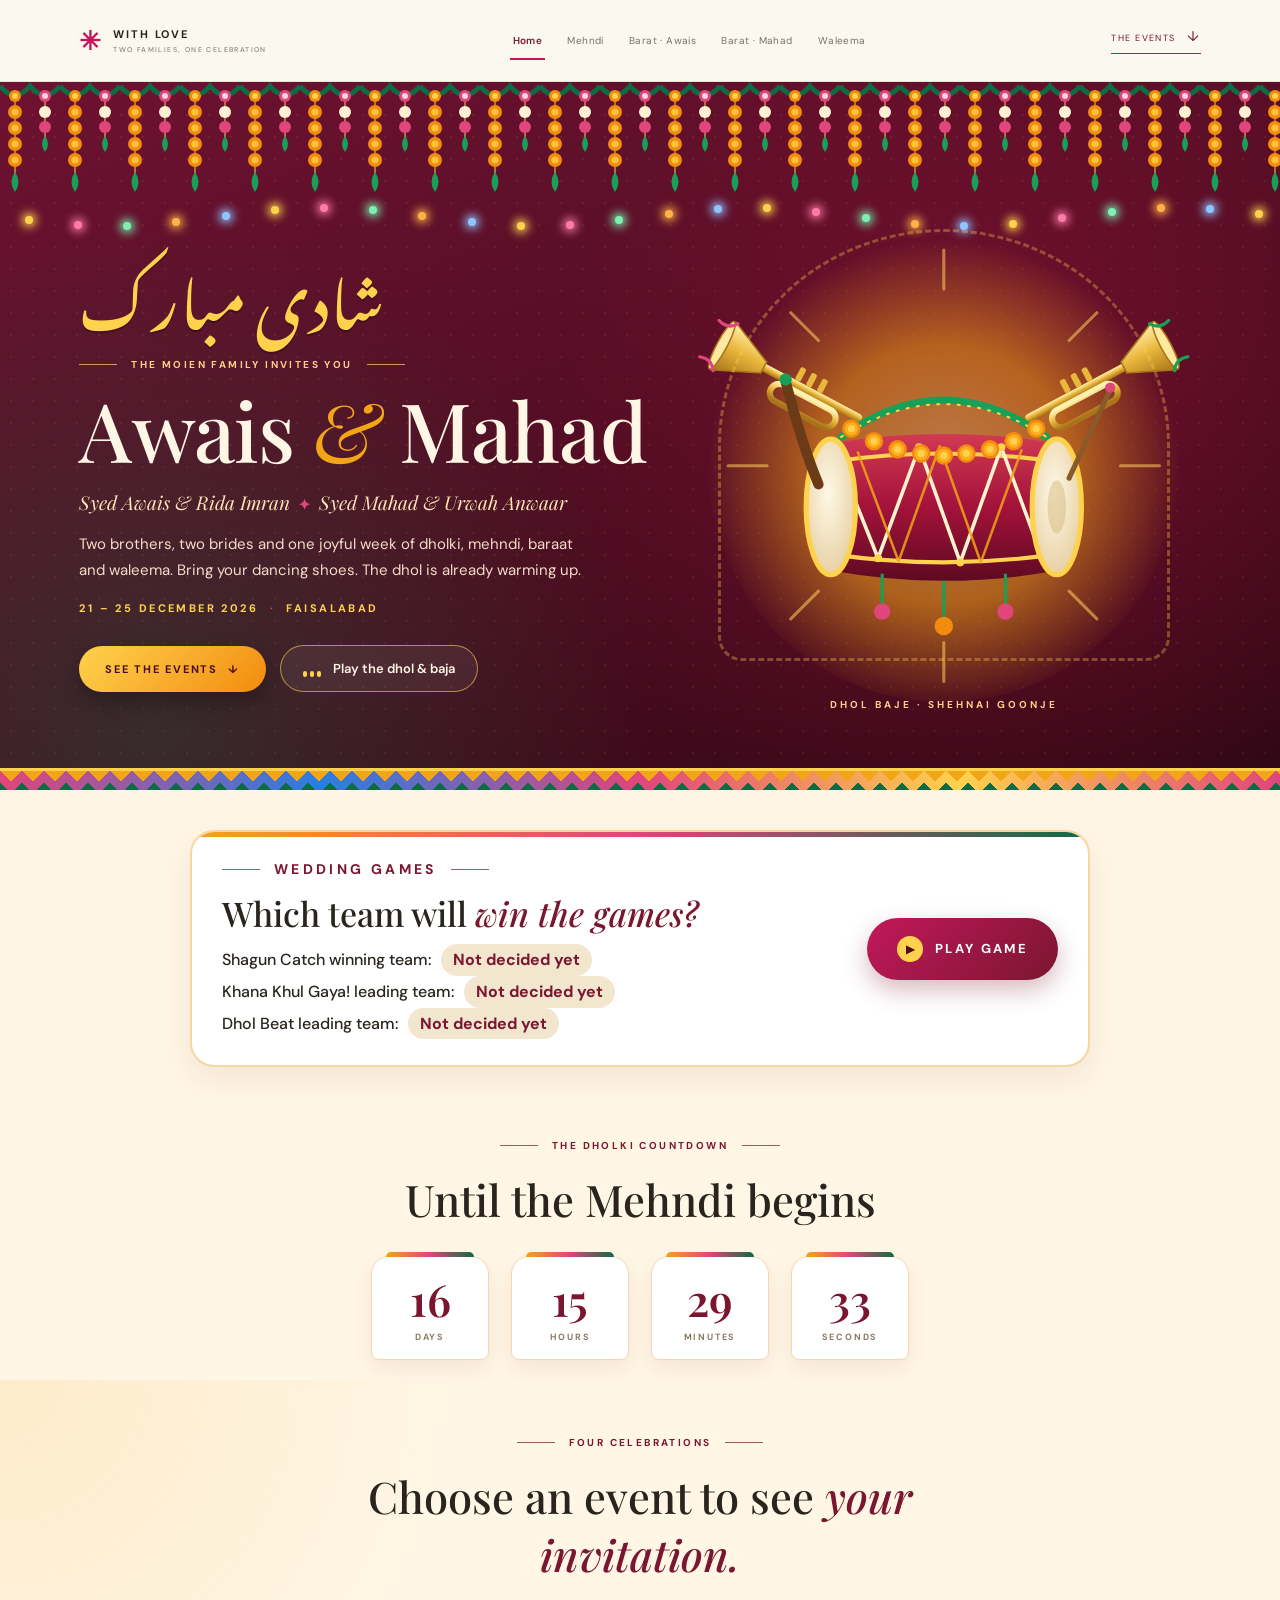
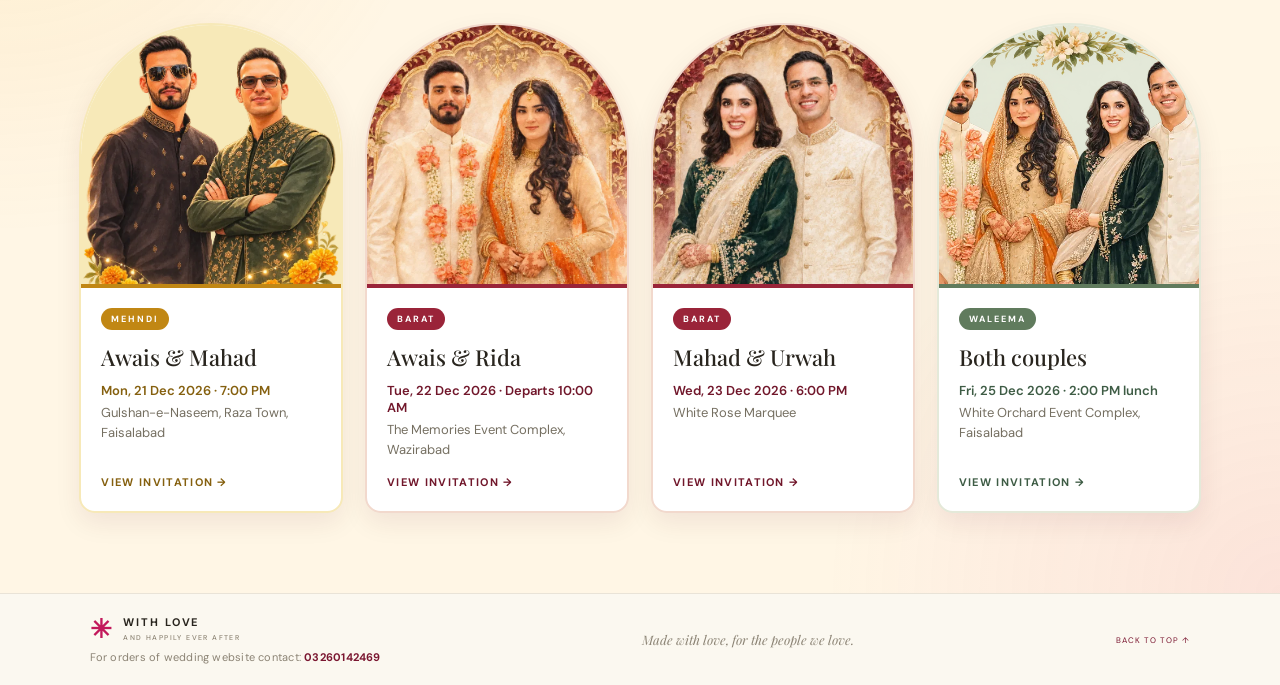
<file: index.html>
<!doctype html>
<html lang="en">
<head>
  <meta charset="utf-8"><meta name="viewport" content="width=device-width, initial-scale=1"><meta name="theme-color" content="#4b0c20">
  <meta name="description" content="Shadi Mubarak! Join the Moien family for the Mehndi, two Barats and the Waleema of Awais and Mahad.">
  <title>Shadi Mubarak — With Love</title>
  <link rel="preconnect" href="https://fonts.googleapis.com"><link rel="preconnect" href="https://fonts.gstatic.com" crossorigin>
  <link href="https://fonts.googleapis.com/css2?family=DM+Sans:wght@400;500;600;700&family=Playfair+Display:ital,wght@0,400;0,500;0,600;0,700;1,500&family=Noto+Nastaliq+Urdu:wght@600&display=swap" rel="stylesheet">
  <link rel="stylesheet" href="styles.css"><link rel="stylesheet" href="home.css">
</head>
<body class="home"><div class="site-shell" data-event="home">
  <header class="topbar">
    <a class="brand" href="index.html"><span class="brand-mark">✳</span><span>WITH LOVE <small>TWO FAMILIES, ONE CELEBRATION</small></span></a>
    <nav class="event-nav" aria-label="Wedding events"><a class="nav-link active" aria-current="page" data-page="home" href="index.html">Home</a><a class="nav-link" data-page="mehndi" href="mehndi.html">Mehndi</a><a class="nav-link" data-page="barat" href="barat.html">Barat · Awais</a><a class="nav-link" data-page="barat-mahad" href="barat-mahad.html">Barat · Mahad</a><a class="nav-link" data-page="waleema" href="waleema.html">Waleema</a></nav>
    <a class="rsvp-link" href="#events">THE EVENTS <span>↓</span></a>
  </header>

  <main id="home">
    <section class="desi-hero" aria-labelledby="homeTitle">
      <div class="toran" aria-hidden="true"></div>
      <div class="fairy-lights" aria-hidden="true"></div>
      <div class="petal-rain" aria-hidden="true"></div>

      <div class="desi-hero-inner">
        <div class="desi-copy">
          <p class="urdu" lang="ur" dir="rtl">شادی مبارک</p>
          <p class="desi-eyebrow"><span></span>THE MOIEN FAMILY INVITES YOU<span></span></p>
          <h1 id="homeTitle">Awais <em>&amp;</em> Mahad</h1>
          <p class="desi-couples"><span>Syed Awais &amp; Rida Imran</span><b>✦</b><span>Syed Mahad &amp; Urwah Anwaar</span></p>
          <p class="desi-sub">Two brothers, two brides and one joyful week of dholki, mehndi, baraat and waleema. Bring your dancing shoes. The dhol is already warming up.</p>
          <p class="desi-dates">21 – 25 DECEMBER 2026 <span>·</span> FAISALABAD</p>
          <div class="desi-actions">
            <a class="desi-cta" href="#events">SEE THE EVENTS <span>↓</span></a>
            <button class="dhol-btn" type="button" aria-pressed="false" data-dhol-toggle>
              <span class="dhol-btn-icon" aria-hidden="true"><i></i><i></i><i></i></span>
              <span data-dhol-label>Play the dhol &amp; baja</span>
            </button>
          </div>
        </div>

        <div class="desi-stage" aria-label="Illustration of a dhol and brass band trumpets">
          <svg class="band-art" viewBox="0 0 500 470" role="img" aria-hidden="true">
            <defs>
              <radialGradient id="sunburst" cx="50%" cy="52%" r="50%">
                <stop offset="0" stop-color="#ffd36a"/><stop offset=".55" stop-color="#f2a516"/><stop offset="1" stop-color="#f2a516" stop-opacity="0"/>
              </radialGradient>
              <linearGradient id="brass" x1="0" y1="0" x2="0" y2="1">
                <stop offset="0" stop-color="#fff1b0"/><stop offset=".45" stop-color="#e9b73c"/><stop offset="1" stop-color="#a8731a"/>
              </linearGradient>
              <linearGradient id="drumBody" x1="0" y1="0" x2="0" y2="1">
                <stop offset="0" stop-color="#d23a52"/><stop offset=".5" stop-color="#a3123a"/><stop offset="1" stop-color="#5e0a22"/>
              </linearGradient>
              <radialGradient id="skin" cx="45%" cy="40%" r="60%">
                <stop offset="0" stop-color="#fff8e6"/><stop offset="1" stop-color="#e8d2a6"/>
              </radialGradient>
              <g id="marigold">
                <circle r="9" fill="#f28c0f"/><circle r="6.5" fill="#ffae1f"/><circle r="3.5" fill="#ffd24d"/>
              </g>
            </defs>

            <g class="sun">
              <circle cx="250" cy="250" r="230" fill="url(#sunburst)" opacity=".55"/>
              <g class="rays" stroke="#ffcf5c" stroke-width="3" stroke-linecap="round" opacity=".55">
                <path d="M250 40v38M250 422v38M40 250h38M422 250h38M101 101l27 27M372 372l27 27M101 399l27-27M372 128l27-27"/>
              </g>
            </g>

            <g class="notes" fill="#ffe08a" font-family="Georgia, serif">
              <text class="note n1" x="120" y="150" font-size="34">♪</text>
              <text class="note n2" x="350" y="130" font-size="40">♫</text>
              <text class="note n3" x="250" y="95" font-size="30">♪</text>
              <text class="note n4" x="400" y="210" font-size="28">♫</text>
              <text class="note n5" x="80" y="230" font-size="26">♫</text>
            </g>

            <!-- trumpets of the baja band -->
            <g class="trumpet trumpet-left" transform="translate(170 205) scale(-1 1) rotate(-28)">
              <g class="trumpet-body">
                <rect x="-6" y="-4" width="10" height="8" rx="2" fill="#a8731a"/>
                <rect x="0" y="-4" width="112" height="8" rx="4" fill="url(#brass)"/>
                <path d="M108 -6 L152 -26 Q160 0 152 26 L108 6 Z" fill="url(#brass)" stroke="#a8731a" stroke-width="1.5"/>
                <ellipse cx="154" cy="0" rx="5" ry="26" fill="#ffe9a0" stroke="#a8731a" stroke-width="1.5"/>
                <rect x="22" y="6" width="70" height="18" rx="9" fill="none" stroke="url(#brass)" stroke-width="6"/>
                <rect x="46" y="-18" width="6" height="14" rx="2" fill="#e9b73c"/><rect x="58" y="-18" width="6" height="14" rx="2" fill="#e9b73c"/><rect x="70" y="-18" width="6" height="14" rx="2" fill="#e9b73c"/>
                <path d="M150 -26 q6 10 18 6 M150 26 q6 -10 18 -6" stroke="#e0457b" stroke-width="3" fill="none" stroke-linecap="round"/>
              </g>
            </g>
            <g class="trumpet trumpet-right" transform="translate(330 205) rotate(-28)">
              <g class="trumpet-body">
                <rect x="-6" y="-4" width="10" height="8" rx="2" fill="#a8731a"/>
                <rect x="0" y="-4" width="112" height="8" rx="4" fill="url(#brass)"/>
                <path d="M108 -6 L152 -26 Q160 0 152 26 L108 6 Z" fill="url(#brass)" stroke="#a8731a" stroke-width="1.5"/>
                <ellipse cx="154" cy="0" rx="5" ry="26" fill="#ffe9a0" stroke="#a8731a" stroke-width="1.5"/>
                <rect x="22" y="6" width="70" height="18" rx="9" fill="none" stroke="url(#brass)" stroke-width="6"/>
                <rect x="46" y="-18" width="6" height="14" rx="2" fill="#e9b73c"/><rect x="58" y="-18" width="6" height="14" rx="2" fill="#e9b73c"/><rect x="70" y="-18" width="6" height="14" rx="2" fill="#e9b73c"/>
                <path d="M150 -26 q6 10 18 6 M150 26 q6 -10 18 -6" stroke="#18a058" stroke-width="3" fill="none" stroke-linecap="round"/>
              </g>
            </g>

            <!-- the dhol -->
            <g class="dhol">
              <path d="M150 222 Q250 150 350 222" fill="none" stroke="#18a058" stroke-width="7" stroke-linecap="round"/>
              <path d="M150 222 Q250 158 350 222" fill="none" stroke="#ffd24d" stroke-width="2" stroke-dasharray="2 8" stroke-linecap="round"/>
              <path d="M140 228 Q250 210 360 228 L360 352 Q250 372 140 352 Z" fill="url(#drumBody)"/>
              <path d="M140 246 Q250 230 360 246" stroke="#ffd24d" stroke-width="4" fill="none"/>
              <path d="M140 336 Q250 352 360 336" stroke="#ffd24d" stroke-width="4" fill="none"/>
              <polyline points="146,240 186,340 226,232 266,344 306,232 346,340" fill="none" stroke="#fff3cf" stroke-width="3.5" stroke-linejoin="round"/>
              <polyline points="166,236 206,343 246,231 286,344 326,234" fill="none" stroke="#f2a516" stroke-width="2.5" stroke-linejoin="round" opacity=".85"/>
              <g fill="#ffd24d"><circle cx="186" cy="340" r="4"/><circle cx="266" cy="344" r="4"/><circle cx="346" cy="340" r="4"/><circle cx="226" cy="232" r="4"/><circle cx="306" cy="232" r="4"/></g>
              <ellipse class="dhol-head" cx="140" cy="290" rx="24" ry="66" fill="url(#skin)" stroke="#ffd24d" stroke-width="5"/>
              <ellipse class="dhol-head" cx="360" cy="290" rx="24" ry="66" fill="url(#skin)" stroke="#ffd24d" stroke-width="5"/>
              <ellipse cx="360" cy="290" rx="9" ry="26" fill="#d8bd86" opacity=".55"/>
              <!-- phundne / tassels -->
              <g class="tassels">
                <path d="M190 355v34M250 362v40M310 355v34" stroke="#18a058" stroke-width="3"/>
                <circle cx="190" cy="392" r="8" fill="#e0457b"/><circle cx="250" cy="406" r="9" fill="#f28c0f"/><circle cx="310" cy="392" r="8" fill="#e0457b"/>
              </g>
              <!-- marigold garland on the dhol -->
              <g class="garland">
                <use href="#marigold" x="160" y="214"/><use href="#marigold" x="182" y="226"/><use href="#marigold" x="205" y="234"/>
                <use href="#marigold" x="228" y="238"/><use href="#marigold" x="250" y="240"/><use href="#marigold" x="272" y="238"/>
                <use href="#marigold" x="295" y="234"/><use href="#marigold" x="318" y="226"/><use href="#marigold" x="340" y="214"/>
              </g>
            </g>
            <!-- dhol sticks: thick dagga and thin tilli -->
            <g class="stick stick-dagga"><path d="M96 168 Q112 230 128 268" stroke="#6b3a17" stroke-width="10" stroke-linecap="round" fill="none"/><circle cx="96" cy="166" r="6" fill="#18a058"/></g>
            <g class="stick stick-tilli"><path d="M412 176 L372 262" stroke="#8a5a2b" stroke-width="5" stroke-linecap="round"/><circle cx="412" cy="174" r="5" fill="#e0457b"/></g>
          </svg>
          <p class="stage-caption">DHOL BAJE · SHEHNAI GOONJE</p>
        </div>
      </div>
      <div class="truck-border" aria-hidden="true"></div>
    </section>

    <section class="game-strip" aria-labelledby="gameStripTitle">
      <div class="game-strip-inner">
        <div class="game-strip-copy">
          <p class="desi-eyebrow dark"><span></span>WEDDING GAMES<span></span></p>
          <h2 id="gameStripTitle">Which team will <em>win the games?</em></h2>
          <p class="winning-line">Shagun Catch winning team: <strong class="winning-team" data-winning-team="shagun">Not decided yet</strong></p>
          <p class="winning-line">Khana Khul Gaya! leading team: <strong class="winning-team" data-winning-team="khana">Not decided yet</strong></p>
          <p class="winning-line">Dhol Beat leading team: <strong class="winning-team" data-winning-team="dhol">Not decided yet</strong></p>
        </div>
        <a class="game-play-btn" href="games.html"><span class="game-play-icon" aria-hidden="true">▶</span>PLAY GAME</a>
      </div>
    </section>

    <section class="countdown-section" aria-labelledby="countdownTitle">
      <p class="desi-eyebrow dark"><span></span>THE DHOLKI COUNTDOWN<span></span></p>
      <h2 id="countdownTitle" data-countdown-title>Until the Mehndi begins</h2>
      <div class="countdown" data-countdown>
        <div><strong data-cd="days">--</strong><span>DAYS</span></div>
        <div><strong data-cd="hours">--</strong><span>HOURS</span></div>
        <div><strong data-cd="minutes">--</strong><span>MINUTES</span></div>
        <div><strong data-cd="seconds">--</strong><span>SECONDS</span></div>
      </div>
    </section>

    <section class="events-section" id="events" aria-labelledby="eventsTitle">
      <div class="events-heading">
        <p class="desi-eyebrow dark"><span></span>FOUR CELEBRATIONS<span></span></p>
        <h2 id="eventsTitle">Choose an event to see <em>your invitation.</em></h2>
      </div>
      <div class="ev-cards">
        <a class="ev-card card-mehndi" href="mehndi.html">
          <div class="ev-card-art"><img src="assets/thumbs/mehndi-brothers.webp" alt="Illustrated portrait of Awais and Mahad together" loading="lazy" width="639" height="720"></div>
          <div class="ev-card-body">
            <span class="ev-tag">MEHNDI</span>
            <h3>Awais &amp; Mahad</h3>
            <p class="ev-when">Mon, 21 Dec 2026 · 7:00 PM</p>
            <p class="ev-where">Gulshan-e-Naseem, Raza Town, Faisalabad</p>
            <span class="ev-go">View invitation <b>→</b></span>
          </div>
        </a>
        <a class="ev-card card-barat" href="barat.html">
          <div class="ev-card-art"><img src="assets/thumbs/barat-awais-rida.webp" alt="Painted portrait of Syed Awais and Rida Imran" loading="lazy" width="720" height="658"></div>
          <div class="ev-card-body">
            <span class="ev-tag">BARAT</span>
            <h3>Awais &amp; Rida</h3>
            <p class="ev-when">Tue, 22 Dec 2026 · Departs 10:00 AM</p>
            <p class="ev-where">The Memories Event Complex, Wazirabad</p>
            <span class="ev-go">View invitation <b>→</b></span>
          </div>
        </a>
        <a class="ev-card card-barat" href="barat-mahad.html">
          <div class="ev-card-art"><img src="assets/thumbs/barat-mahad-urwah.webp" alt="Painted portrait of Syed Mahad and Urwah Anwaar" loading="lazy" width="720" height="658"></div>
          <div class="ev-card-body">
            <span class="ev-tag">BARAT</span>
            <h3>Mahad &amp; Urwah</h3>
            <p class="ev-when">Wed, 23 Dec 2026 · 6:00 PM</p>
            <p class="ev-where">White Rose Marquee</p>
            <span class="ev-go">View invitation <b>→</b></span>
          </div>
        </a>
        <a class="ev-card card-waleema" href="waleema.html">
          <div class="ev-card-art"><img src="assets/thumbs/waleema-couples.webp" alt="Illustration of both couples together" loading="lazy" width="720" height="480"></div>
          <div class="ev-card-body">
            <span class="ev-tag">WALEEMA</span>
            <h3>Both couples</h3>
            <p class="ev-when">Fri, 25 Dec 2026 · 2:00 PM lunch</p>
            <p class="ev-where">White Orchard Event Complex, Faisalabad</p>
            <span class="ev-go">View invitation <b>→</b></span>
          </div>
        </a>
      </div>
    </section>
  </main>

  <footer><div class="footer-left"><a class="brand footer-brand" href="index.html"><span class="brand-mark">✳</span><span>WITH LOVE <small>AND HAPPILY EVER AFTER</small></span></a><span class="footer-orders">For orders of wedding website contact: <a href="tel:+923260142469">03260142469</a></span></div><p>Made with love, for the people we love.</p><a href="#home" class="back-top">BACK TO TOP ↑</a></footer>
</div><script src="game-config.js"></script><script src="scoreboard.js"></script><script src="home.js"></script></body></html>
</file>
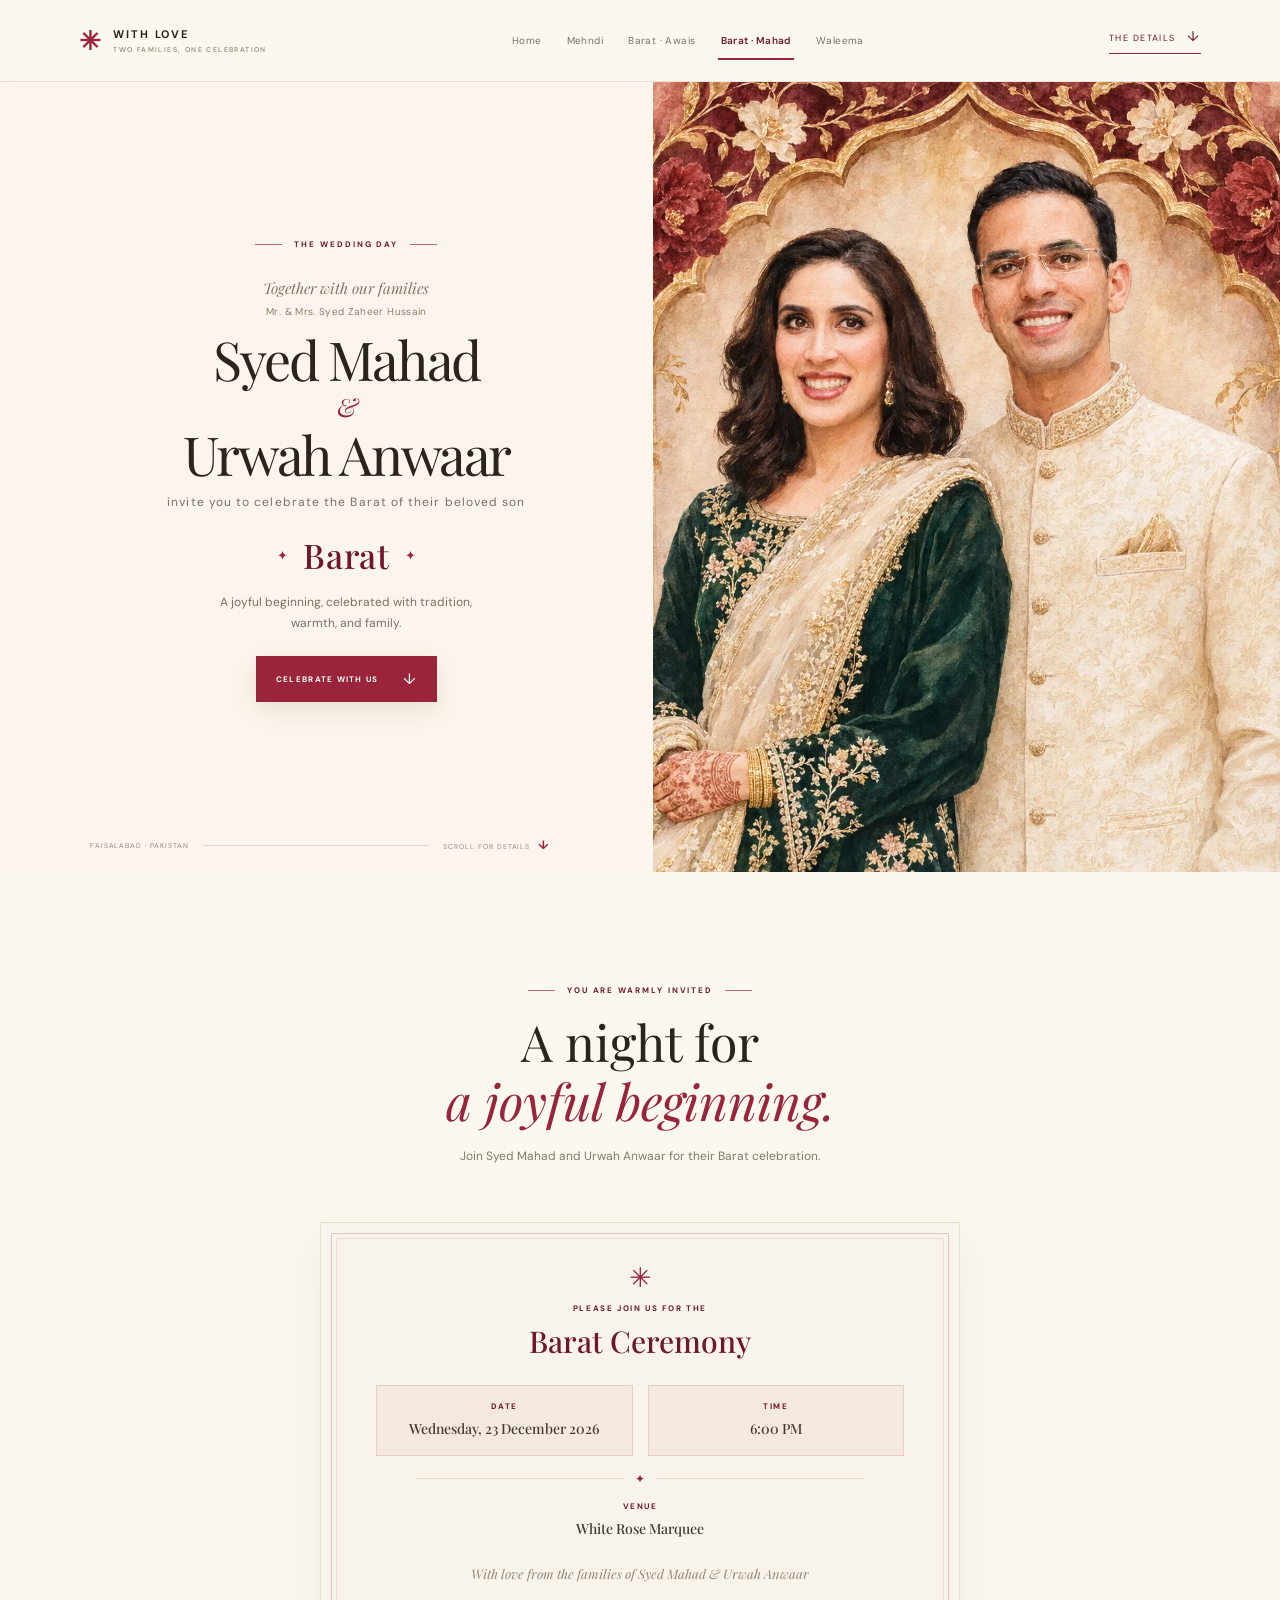
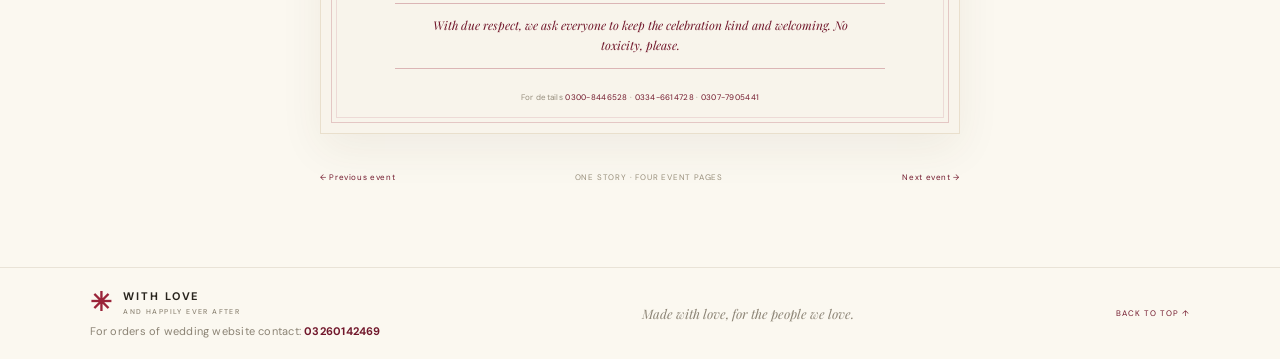
<file: barat-mahad.html>
<!doctype html>
<html lang="en">
<head>
  <meta charset="utf-8"><meta name="viewport" content="width=device-width, initial-scale=1"><meta name="theme-color" content="#f8f3e8">
  <meta name="description" content="A celebration of two families and two beautiful beginnings.">
  <title>Mehndi — With Love</title>
  <link rel="preconnect" href="https://fonts.googleapis.com"><link rel="preconnect" href="https://fonts.gstatic.com" crossorigin>
  <link href="https://fonts.googleapis.com/css2?family=DM+Sans:wght@400;500;600;700&family=Playfair+Display:wght@400;500;600;700&display=swap" rel="stylesheet"><link rel="stylesheet" href="styles.css">
</head>
<body><div class="site-shell" data-event="mehndi">
  <header class="topbar">
    <a class="brand" href="index.html"><span class="brand-mark">✳</span><span>WITH LOVE <small>TWO FAMILIES, ONE CELEBRATION</small></span></a>
    <nav class="event-nav" aria-label="Wedding events"><a class="nav-link" data-page="home" href="index.html">Home</a><a class="nav-link" data-page="mehndi" href="mehndi.html">Mehndi</a><a class="nav-link" data-page="barat" href="barat.html">Barat · Awais</a><a class="nav-link" data-page="barat-mahad" href="barat-mahad.html">Barat · Mahad</a><a class="nav-link" data-page="waleema" href="waleema.html">Waleema</a></nav>
    <a class="rsvp-link" href="#details">THE DETAILS <span>↓</span></a>
  </header>
  <main id="home">
    <section class="hero" aria-labelledby="eventTitle">
      <div class="hero-copy">
        <p class="eyebrow"><span class="eyebrow-line"></span><span class="kicker" data-field="kicker">A JOYFUL BEGINNING</span><span class="eyebrow-line"></span></p>
        <p class="invitation">Together with our families</p>
        <p class="host-line" data-field="hosts">Mr. &amp; Mrs. Syed Zaheer Hussain</p>
        <h1 class="event-couple"><span class="name" data-field="name-one" contenteditable="true" spellcheck="false">Syed Awais</span><span class="ampersand">&amp;</span><span class="name" data-field="name-two" contenteditable="true" spellcheck="false">Syed Mahad</span></h1>
        <p class="hero-subtitle" data-field="relationship">cordially invite you to the Mehndi of their beloved sons</p>
        <div class="event-name-wrap"><span class="ornament">✦</span><h2 id="eventTitle" data-field="event-title">Mehndi</h2><span class="ornament">✦</span></div>
        <p class="hero-description" data-field="description">An evening of music, marigolds, and joyful beginnings for two brothers.</p>
        <a class="primary-cta" href="#details"><span data-field="cta">JOIN THE CELEBRATION</span><span class="cta-arrow">↓</span></a>
      </div>
      <div class="hero-art" aria-label="Festive illustration in the colors of the celebration">
        <div class="art-halo"></div><div class="sun-disc"></div><div class="arch arch-back"></div><div class="arch arch-front"></div>
        <div class="arch-inner"><div class="arch-scallop"></div><div class="arch-window"></div>
          <div class="couple"><div class="figure bride"><div class="head"></div><div class="hair"></div><div class="body"></div><div class="dupatta"></div><div class="arm"></div></div><div class="figure groom"><div class="head"></div><div class="turban"></div><div class="body"></div><div class="sherwani"></div><div class="arm"></div></div><div class="garland garland-one"></div><div class="garland garland-two"></div></div><div class="arch-base"></div>
        </div><img class="portrait-art" data-portrait alt="Illustrated family portrait" hidden><span class="spark spark-one">✳</span><span class="spark spark-two">✦</span><span class="spark spark-three">✳</span><span class="spark spark-four">✦</span>
        <span class="petal petal-one"></span><span class="petal petal-two"></span><span class="petal petal-three"></span><span class="petal petal-four"></span><span class="petal petal-five"></span><span class="petal petal-six"></span>
        <div class="art-caption"><span data-field="art-caption">TWO BROTHERS<br>ONE BRIGHT NIGHT</span><span class="caption-star">✳</span></div>
      </div>
      <div class="hero-bottom"><span>FAISALABAD · PAKISTAN</span><span class="bottom-line"></span><span>SCROLL FOR DETAILS <b>↓</b></span></div>
    </section>
    <section class="details-section" id="details">
      <div class="details-heading"><p class="eyebrow"><span class="eyebrow-line"></span>YOU ARE WARMLY INVITED<span class="eyebrow-line"></span></p><h2>A night for<br><em data-field="detail-heading">joy &amp; togetherness.</em></h2><p data-field="detail-intro">We look forward to celebrating with family and friends as we begin a beautiful new chapter together.</p></div>
      <div class="invitation-card">
        <div class="card-emblem">✳</div><p class="card-overline">PLEASE JOIN US FOR THE</p><h3 data-field="card-event">Mehndi Celebration</h3>
        <div class="schedule-grid"><div><span class="schedule-label">DATE</span><strong contenteditable="true" data-field="date">Monday, 21 December 2026</strong></div><div><span class="schedule-label">TIME</span><strong contenteditable="true" data-field="time">7:00 PM</strong></div></div>
        <div class="card-divider"><span>✦</span></div><span class="schedule-label">VENUE</span><strong class="venue" contenteditable="true" data-field="venue">Gulshan-e-Naseem, 30-B, Raza Town, Faisalabad</strong>
        <p class="schedule-extra" data-field="extra"></p><p class="family-line" data-field="family-line">With love from the family of Syed Tajammul Hussain &amp; Syeda Gulshan Naseem Akhtar (late)</p>
        <p class="respect-note">With due respect, we ask everyone to keep the celebration kind and welcoming. No toxicity, please.</p>
        <div class="contact-line">For details <a href="tel:+923008446528">0300-8446528</a> · <a href="tel:+923346614728">0334-6614728</a> · <a href="tel:+923077905441">0307-7905441</a></div>
      </div>
      
      <div class="page-switch"><a data-page-prev href="waleema.html">← Previous event</a><span>ONE STORY · FOUR EVENT PAGES</span><a data-page-next href="barat.html">Next event →</a></div>
    </section>
  </main>
  <footer><div class="footer-left"><a class="brand footer-brand" href="index.html"><span class="brand-mark">✳</span><span>WITH LOVE <small>AND HAPPILY EVER AFTER</small></span></a><span class="footer-orders">For orders of wedding website contact: <a href="tel:+923260142469">03260142469</a></span></div><p>Made with love, for the people we love.</p><a href="#home" class="back-top">BACK TO TOP ↑</a></footer>
</div><script src="script.js"></script></body></html>
</file>
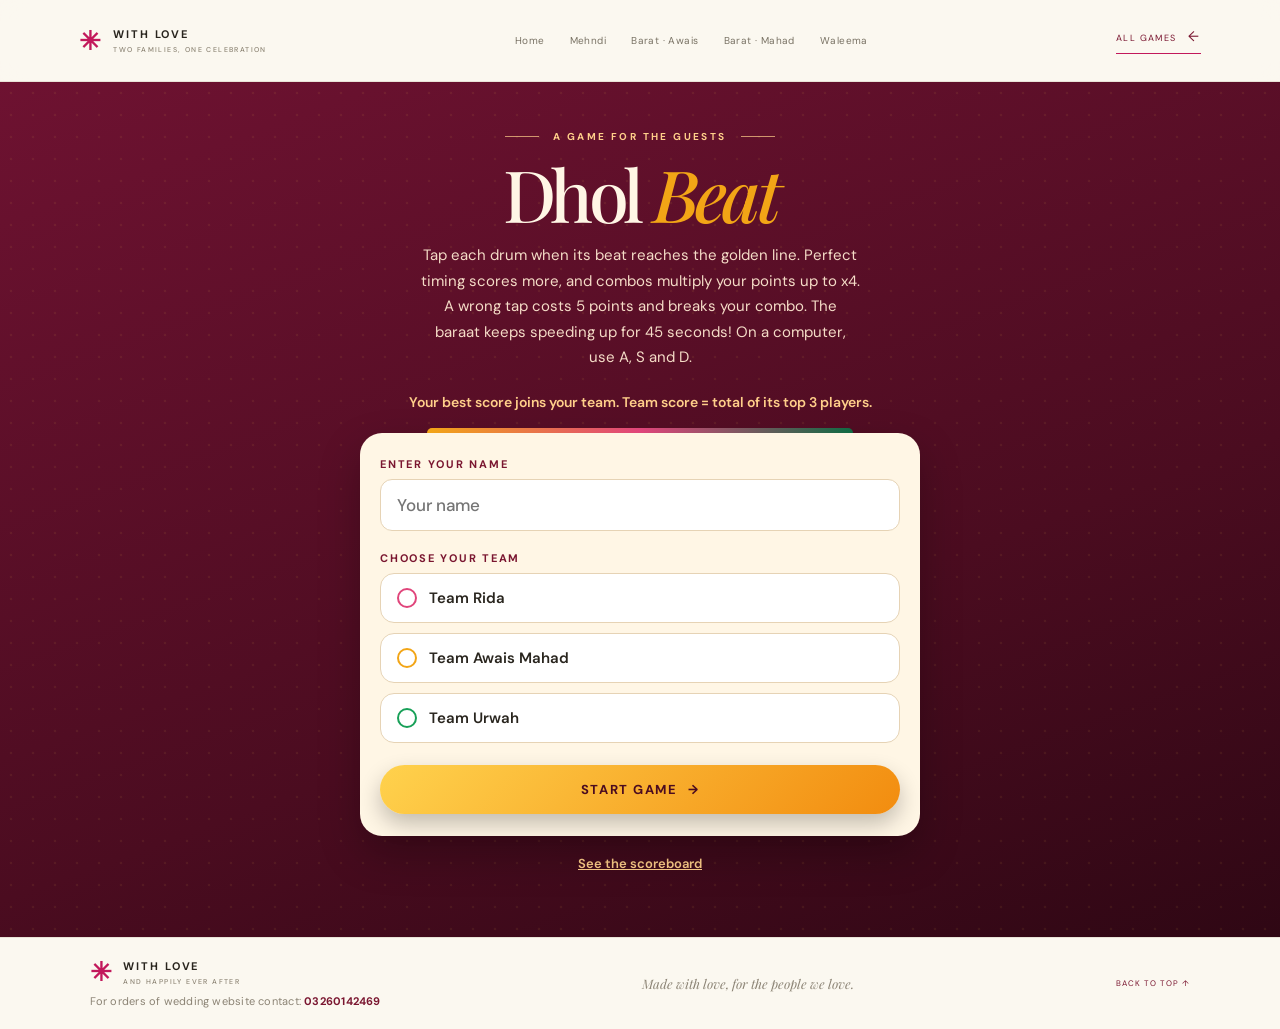
<file: dhol.html>
<!doctype html>
<html lang="en">
<head>
  <meta charset="utf-8"><meta name="viewport" content="width=device-width, initial-scale=1, viewport-fit=cover"><meta name="theme-color" content="#4b0c20">
  <meta name="description" content="Dhol Beat: a wedding rhythm game. Tap the dhol on the beat and win for your team.">
  <title>Dhol Beat — With Love</title>
  <link rel="preconnect" href="https://fonts.googleapis.com"><link rel="preconnect" href="https://fonts.gstatic.com" crossorigin>
  <link href="https://fonts.googleapis.com/css2?family=DM+Sans:wght@400;500;600;700&family=Playfair+Display:ital,wght@0,500;0,600;1,500&display=swap" rel="stylesheet">
  <link rel="stylesheet" href="styles.css"><link rel="stylesheet" href="game.css"><link rel="stylesheet" href="khana.css"><link rel="stylesheet" href="dhol.css">
</head>
<body class="game-page"><div class="site-shell" data-event="home">
  <header class="topbar">
    <a class="brand" href="index.html"><span class="brand-mark">✳</span><span>WITH LOVE <small>TWO FAMILIES, ONE CELEBRATION</small></span></a>
    <nav class="event-nav" aria-label="Wedding events"><a class="nav-link" data-page="home" href="index.html">Home</a><a class="nav-link" data-page="mehndi" href="mehndi.html">Mehndi</a><a class="nav-link" data-page="barat" href="barat.html">Barat · Awais</a><a class="nav-link" data-page="barat-mahad" href="barat-mahad.html">Barat · Mahad</a><a class="nav-link" data-page="waleema" href="waleema.html">Waleema</a></nav>
    <a class="rsvp-link" href="games.html">ALL GAMES <span>←</span></a>
  </header>

  <main class="game-main">
    <!-- 1. Name + team -->
    <section class="screen screen-start" data-screen="start">
      <p class="game-eyebrow"><span></span>A GAME FOR THE GUESTS<span></span></p>
      <h1 class="game-title">Dhol <em>Beat</em></h1>
      <p class="game-lead">Tap each drum when its beat reaches the golden line. Perfect timing scores more, and combos multiply your points up to x4. A wrong tap costs 5 points and breaks your combo. The baraat keeps speeding up for 45 seconds! On a computer, use A, S and D.</p>
      <p class="team-note">Your best score joins your team. Team score = total of its top 3 players.</p>

      <form class="player-form" data-player-form novalidate>
        <label class="field-label" for="playerName">Enter your name</label>
        <input id="playerName" name="name" type="text" maxlength="24" autocomplete="nickname" placeholder="Your name" required>
        <p class="field-error" data-name-error hidden>Please enter your name.</p>

        <fieldset class="teams">
          <legend class="field-label">Choose your team</legend>
          <label class="team team-rida"><input type="radio" name="team" value="Team Rida" required><span class="team-dot"></span><span>Team Rida</span></label>
          <label class="team team-awais-mahad"><input type="radio" name="team" value="Team Awais Mahad"><span class="team-dot"></span><span>Team Awais Mahad</span></label>
          <label class="team team-urwah"><input type="radio" name="team" value="Team Urwah"><span class="team-dot"></span><span>Team Urwah</span></label>
        </fieldset>
        <p class="field-error" data-team-error hidden>Please choose a team.</p>

        <button class="game-btn primary" type="submit">Start game <span>→</span></button>
      </form>
      <button class="link-btn" type="button" data-show-board>See the scoreboard</button>
    </section>

    <!-- 2. Play -->
    <section class="screen screen-play" data-screen="play" hidden>
      <div class="hud">
        <div><span>SCORE</span><strong data-hud-score>0</strong></div>
        <div class="hud-player"><span data-hud-team>TEAM</span><strong data-hud-name>—</strong></div>
        <div><span>TIME</span><strong data-hud-time>45</strong></div>
      </div>
      <div class="mg-stage dhol-stage"><p class="streak" data-streak></p><p class="judge" data-judge></p><div class="lanes"><div class="lane" data-lane></div><div class="lane" data-lane></div><div class="lane" data-lane></div><span class="hitline"></span></div><div class="pads"><button type="button" class="pad" data-pad="0">🥁<small>Dhol</small></button><button type="button" class="pad" data-pad="1">🪘<small>Dholak</small></button><button type="button" class="pad" data-pad="2">🔔<small>Chimta</small></button></div></div>
    </section>

    <!-- 3. Game over + scoreboard -->
    <section class="screen screen-over" data-screen="over" hidden>
      <div class="result" data-result>
        <p class="game-eyebrow"><span></span>GAME OVER<span></span></p>
        <h2 class="result-title">Shabash, <em data-result-name>friend</em>!</h2>
        <p class="result-score"><strong data-result-score>0</strong><span>points for <b data-result-team>your team</b></span></p>
        <p class="result-rank" data-result-rank></p>
        <p class="result-stats" data-result-stats></p>
      </div>

      <div class="board-card">
        <h3 class="board-title">Team standings</h3>
        <div class="standings" data-standings></div>
        <p class="banter" data-banter></p>
        <div class="board-head"><h3 class="board-title">Top players</h3></div>
        <ol class="board" data-board><li class="board-empty">Loading scores…</li></ol>
        <p class="board-note" data-board-note></p>
      </div>

      <div class="over-actions">
        <button class="game-btn primary" type="button" data-play-again>Play again</button>
        <button class="game-btn ghost" type="button" data-change-player>Change name or team</button>
        <a class="game-btn ghost" href="games.html">All games</a>
      </div>
    </section>
  </main>

  <footer><div class="footer-left"><a class="brand footer-brand" href="index.html"><span class="brand-mark">✳</span><span>WITH LOVE <small>AND HAPPILY EVER AFTER</small></span></a><span class="footer-orders">For orders of wedding website contact: <a href="tel:+923260142469">03260142469</a></span></div><p>Made with love, for the people we love.</p><a href="#" class="back-top">BACK TO TOP ↑</a></footer>
</div>
<script src="game-config.js"></script><script src="scoreboard.js"></script><script src="minigame.js"></script><script src="dhol.js"></script></body></html>
</file>
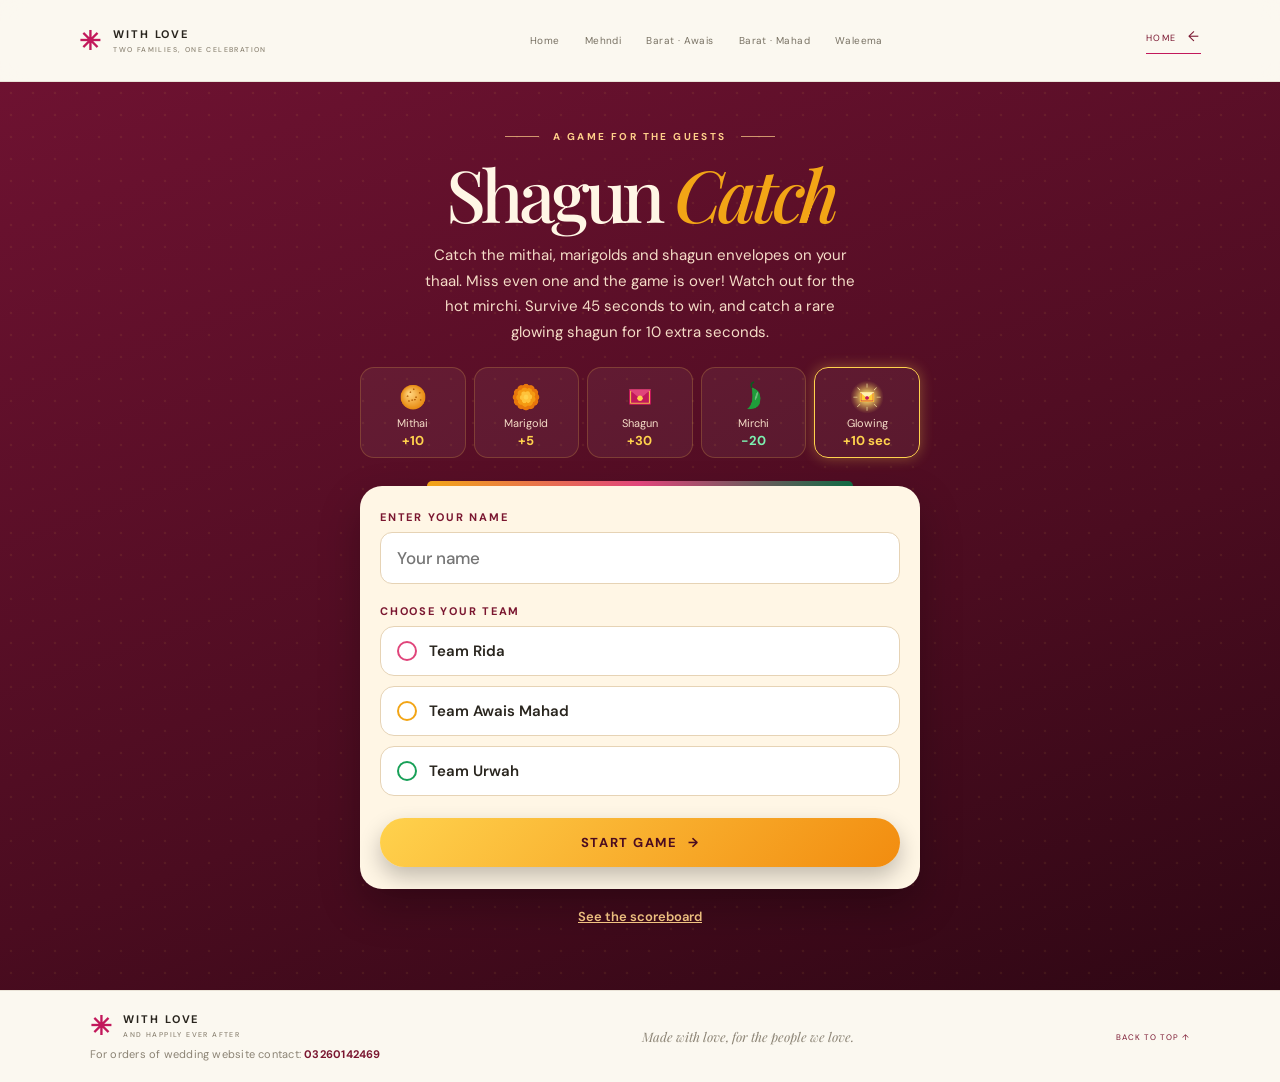
<file: game.html>
<!doctype html>
<html lang="en">
<head>
  <meta charset="utf-8"><meta name="viewport" content="width=device-width, initial-scale=1, viewport-fit=cover"><meta name="theme-color" content="#4b0c20">
  <meta name="description" content="Shagun Catch: a wedding game for the guests of Awais, Rida, Mahad and Urwah.">
  <title>Shagun Catch — With Love</title>
  <link rel="preconnect" href="https://fonts.googleapis.com"><link rel="preconnect" href="https://fonts.gstatic.com" crossorigin>
  <link href="https://fonts.googleapis.com/css2?family=DM+Sans:wght@400;500;600;700&family=Playfair+Display:ital,wght@0,500;0,600;1,500&display=swap" rel="stylesheet">
  <link rel="stylesheet" href="styles.css"><link rel="stylesheet" href="game.css">
</head>
<body class="game-page"><div class="site-shell" data-event="home">
  <header class="topbar">
    <a class="brand" href="index.html"><span class="brand-mark">✳</span><span>WITH LOVE <small>TWO FAMILIES, ONE CELEBRATION</small></span></a>
    <nav class="event-nav" aria-label="Wedding events"><a class="nav-link" data-page="home" href="index.html">Home</a><a class="nav-link" data-page="mehndi" href="mehndi.html">Mehndi</a><a class="nav-link" data-page="barat" href="barat.html">Barat · Awais</a><a class="nav-link" data-page="barat-mahad" href="barat-mahad.html">Barat · Mahad</a><a class="nav-link" data-page="waleema" href="waleema.html">Waleema</a></nav>
    <a class="rsvp-link" href="index.html">HOME <span>←</span></a>
  </header>

  <main class="game-main">
    <!-- 1. Name + team -->
    <section class="screen screen-start" data-screen="start">
      <p class="game-eyebrow"><span></span>A GAME FOR THE GUESTS<span></span></p>
      <h1 class="game-title">Shagun <em>Catch</em></h1>
      <p class="game-lead">Catch the mithai, marigolds and shagun envelopes on your thaal. Miss even one and the game is over! Watch out for the hot mirchi. Survive 45 seconds to win, and catch a rare glowing shagun for 10 extra seconds.</p>
      <ul class="legend" aria-label="Points">
        <li><canvas data-icon="ladoo" width="64" height="64"></canvas><span>Mithai</span><b>+10</b></li>
        <li><canvas data-icon="marigold" width="64" height="64"></canvas><span>Marigold</span><b>+5</b></li>
        <li><canvas data-icon="shagun" width="64" height="64"></canvas><span>Shagun</span><b>+30</b></li>
        <li><canvas data-icon="mirchi" width="64" height="64"></canvas><span>Mirchi</span><b class="bad">−20</b></li>
        <li class="legend-glow"><canvas data-icon="glow" width="64" height="64"></canvas><span>Glowing</span><b>+10 sec</b></li>
      </ul>

      <form class="player-form" data-player-form novalidate>
        <label class="field-label" for="playerName">Enter your name</label>
        <input id="playerName" name="name" type="text" maxlength="24" autocomplete="nickname" placeholder="Your name" required>
        <p class="field-error" data-name-error hidden>Please enter your name.</p>

        <fieldset class="teams">
          <legend class="field-label">Choose your team</legend>
          <label class="team team-rida"><input type="radio" name="team" value="Team Rida" required><span class="team-dot"></span><span>Team Rida</span></label>
          <label class="team team-awais-mahad"><input type="radio" name="team" value="Team Awais Mahad"><span class="team-dot"></span><span>Team Awais Mahad</span></label>
          <label class="team team-urwah"><input type="radio" name="team" value="Team Urwah"><span class="team-dot"></span><span>Team Urwah</span></label>
        </fieldset>
        <p class="field-error" data-team-error hidden>Please choose a team.</p>

        <button class="game-btn primary" type="submit">Start game <span>→</span></button>
      </form>
      <button class="link-btn" type="button" data-show-board>See the scoreboard</button>
    </section>

    <!-- 2. Play -->
    <section class="screen screen-play" data-screen="play" hidden>
      <div class="hud">
        <div><span>SCORE</span><strong data-hud-score>0</strong></div>
        <div class="hud-player"><span data-hud-team>TEAM</span><strong data-hud-name>—</strong></div>
        <div><span>TIME</span><strong data-hud-time>45</strong></div>
      </div>
      <div class="arena" data-arena>
        <canvas class="arena-canvas" data-canvas aria-label="Game area. Drag or use arrow keys to move the thaal."></canvas>
        <div class="combo" data-combo hidden></div>
        <div class="countdown-overlay" data-ready hidden></div>
      </div>
    </section>

    <!-- 3. Game over + scoreboard -->
    <section class="screen screen-over" data-screen="over" hidden>
      <div class="result" data-result>
        <p class="game-eyebrow"><span></span>GAME OVER<span></span></p>
        <p class="result-reason" data-result-reason></p>
        <h2 class="result-title">Shabash, <em data-result-name>friend</em>!</h2>
        <p class="result-score"><strong data-result-score>0</strong><span>points for <b data-result-team>your team</b></span></p>
        <p class="result-rank" data-result-rank></p>
      </div>

      <div class="board-card">
        <div class="winner" data-winner hidden>
          <span class="crown" aria-hidden="true">👑</span>
          <p><strong data-winner-name></strong> is on top of the scoreboard, so <strong data-winner-team></strong> is winning!</p>
        </div>
        <div class="board-head"><h3 class="board-title">Scoreboard</h3><p class="board-notice">Game rules are updated, sorry for score reduction</p></div>
        <ol class="board" data-board><li class="board-empty">Loading scores…</li></ol>
        <p class="board-note" data-board-note></p>
      </div>

      <div class="over-actions">
        <button class="game-btn primary" type="button" data-play-again>Play again</button>
        <button class="game-btn ghost" type="button" data-change-player>Change name or team</button>
        <a class="game-btn ghost" href="index.html">Back to home</a>
      </div>
    </section>
  </main>

  <footer><div class="footer-left"><a class="brand footer-brand" href="index.html"><span class="brand-mark">✳</span><span>WITH LOVE <small>AND HAPPILY EVER AFTER</small></span></a><span class="footer-orders">For orders of wedding website contact: <a href="tel:+923260142469">03260142469</a></span></div><p>Made with love, for the people we love.</p><a href="#" class="back-top">BACK TO TOP ↑</a></footer>
</div>
<script src="game-config.js"></script><script src="game.js"></script></body></html>
</file>
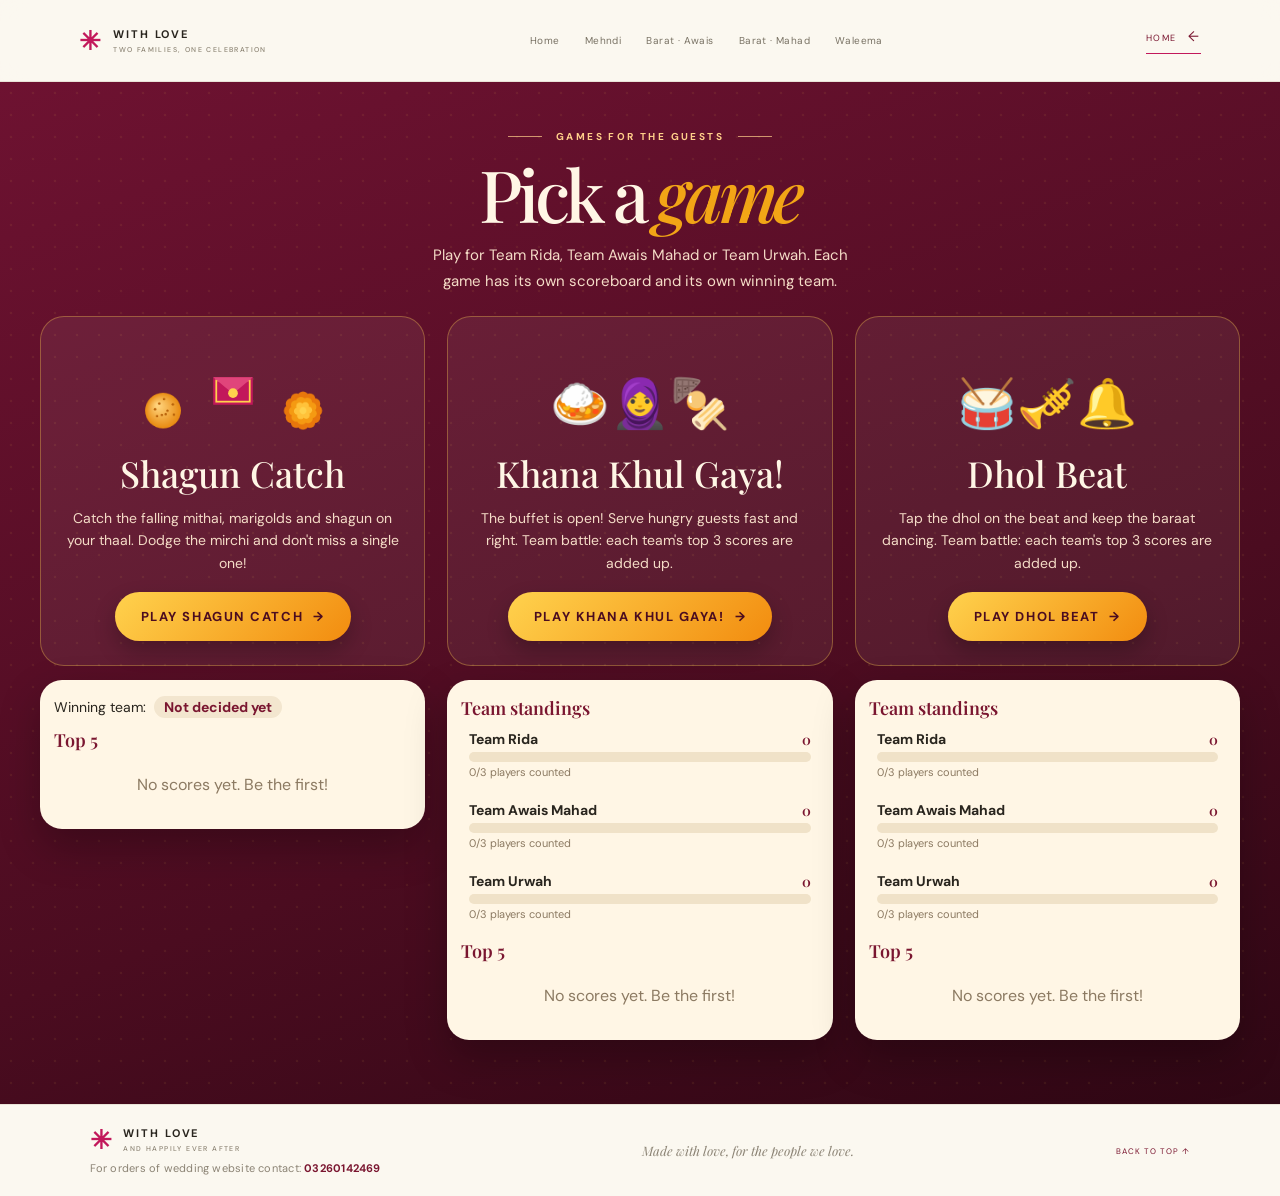
<file: games.html>
<!doctype html>
<html lang="en">
<head>
  <meta charset="utf-8"><meta name="viewport" content="width=device-width, initial-scale=1, viewport-fit=cover"><meta name="theme-color" content="#4b0c20">
  <meta name="description" content="Wedding games for the guests of Awais, Rida, Mahad and Urwah: Shagun Catch, Khana Khul Gaya! and Dhol Beat.">
  <title>Wedding Games — With Love</title>
  <link rel="preconnect" href="https://fonts.googleapis.com"><link rel="preconnect" href="https://fonts.gstatic.com" crossorigin>
  <link href="https://fonts.googleapis.com/css2?family=DM+Sans:wght@400;500;600;700&family=Playfair+Display:ital,wght@0,500;0,600;1,500&display=swap" rel="stylesheet">
  <link rel="stylesheet" href="styles.css"><link rel="stylesheet" href="game.css"><link rel="stylesheet" href="khana.css"><link rel="stylesheet" href="games.css">
</head>
<body class="game-page"><div class="site-shell" data-event="home">
  <header class="topbar">
    <a class="brand" href="index.html"><span class="brand-mark">✳</span><span>WITH LOVE <small>TWO FAMILIES, ONE CELEBRATION</small></span></a>
    <nav class="event-nav" aria-label="Wedding events"><a class="nav-link" data-page="home" href="index.html">Home</a><a class="nav-link" data-page="mehndi" href="mehndi.html">Mehndi</a><a class="nav-link" data-page="barat" href="barat.html">Barat · Awais</a><a class="nav-link" data-page="barat-mahad" href="barat-mahad.html">Barat · Mahad</a><a class="nav-link" data-page="waleema" href="waleema.html">Waleema</a></nav>
    <a class="rsvp-link" href="index.html">HOME <span>←</span></a>
  </header>

  <main class="game-main">
    <div class="games-wrap">
      <p class="game-eyebrow"><span></span>GAMES FOR THE GUESTS<span></span></p>
      <h1 class="game-title">Pick a <em>game</em></h1>
      <p class="game-lead">Play for Team Rida, Team Awais Mahad or Team Urwah. Each game has its own scoreboard and its own winning team.</p>

      <div class="game-choices">
        <article class="game-choice">
          <a class="choice-link" href="game.html">
            <div class="choice-art choice-shagun" aria-hidden="true"><canvas data-icon="ladoo" width="64" height="64"></canvas><canvas data-icon="shagun" width="64" height="64"></canvas><canvas data-icon="marigold" width="64" height="64"></canvas></div>
            <h2>Shagun Catch</h2>
            <p>Catch the falling mithai, marigolds and shagun on your thaal. Dodge the mirchi and don't miss a single one!</p>
            <span class="game-btn primary">Play Shagun Catch <span>→</span></span>
          </a>
          <div class="choice-board board-card">
            <p class="choice-winner" data-winner="shagun">Winning team: <strong>Not decided yet</strong></p>
            <h3 class="board-title" data-game="Shagun Catch">Top 5</h3>
            <ol class="board" data-board="shagun"><li class="board-empty">Loading scores…</li></ol>
          </div>
        </article>

        <article class="game-choice">
          <a class="choice-link" href="khana.html">
            <div class="choice-art" aria-hidden="true" style="font-size:48px">🍛🧕🍢</div>
            <h2>Khana Khul Gaya!</h2>
            <p>The buffet is open! Serve hungry guests fast and right. Team battle: each team's top 3 scores are added up.</p>
            <span class="game-btn primary">Play Khana Khul Gaya! <span>→</span></span>
          </a>
          <div class="choice-board board-card">
            <h3 class="board-title" data-game="Khana Khul Gaya!">Team standings</h3>
            <div class="standings" data-standings="khana"></div>
            <h3 class="board-title" data-game="Khana Khul Gaya!">Top 5</h3>
            <ol class="board" data-board="khana"><li class="board-empty">Loading scores…</li></ol>
          </div>
        </article>

        <article class="game-choice">
          <a class="choice-link" href="dhol.html">
            <div class="choice-art" aria-hidden="true" style="font-size:48px">🥁🎺🔔</div>
            <h2>Dhol Beat</h2>
            <p>Tap the dhol on the beat and keep the baraat dancing. Team battle: each team's top 3 scores are added up.</p>
            <span class="game-btn primary">Play Dhol Beat <span>→</span></span>
          </a>
          <div class="choice-board board-card">
            <h3 class="board-title" data-game="Dhol Beat">Team standings</h3>
            <div class="standings" data-standings="dhol"></div>
            <h3 class="board-title" data-game="Dhol Beat">Top 5</h3>
            <ol class="board" data-board="dhol"><li class="board-empty">Loading scores…</li></ol>
          </div>
        </article>
      </div>
    </div>
  </main>

  <footer><div class="footer-left"><a class="brand footer-brand" href="index.html"><span class="brand-mark">✳</span><span>WITH LOVE <small>AND HAPPILY EVER AFTER</small></span></a><span class="footer-orders">For orders of wedding website contact: <a href="tel:+923260142469">03260142469</a></span></div><p>Made with love, for the people we love.</p><a href="#" class="back-top">BACK TO TOP ↑</a></footer>
</div>
<script src="game-config.js"></script><script src="scoreboard.js"></script><script src="games.js"></script></body></html>
</file>
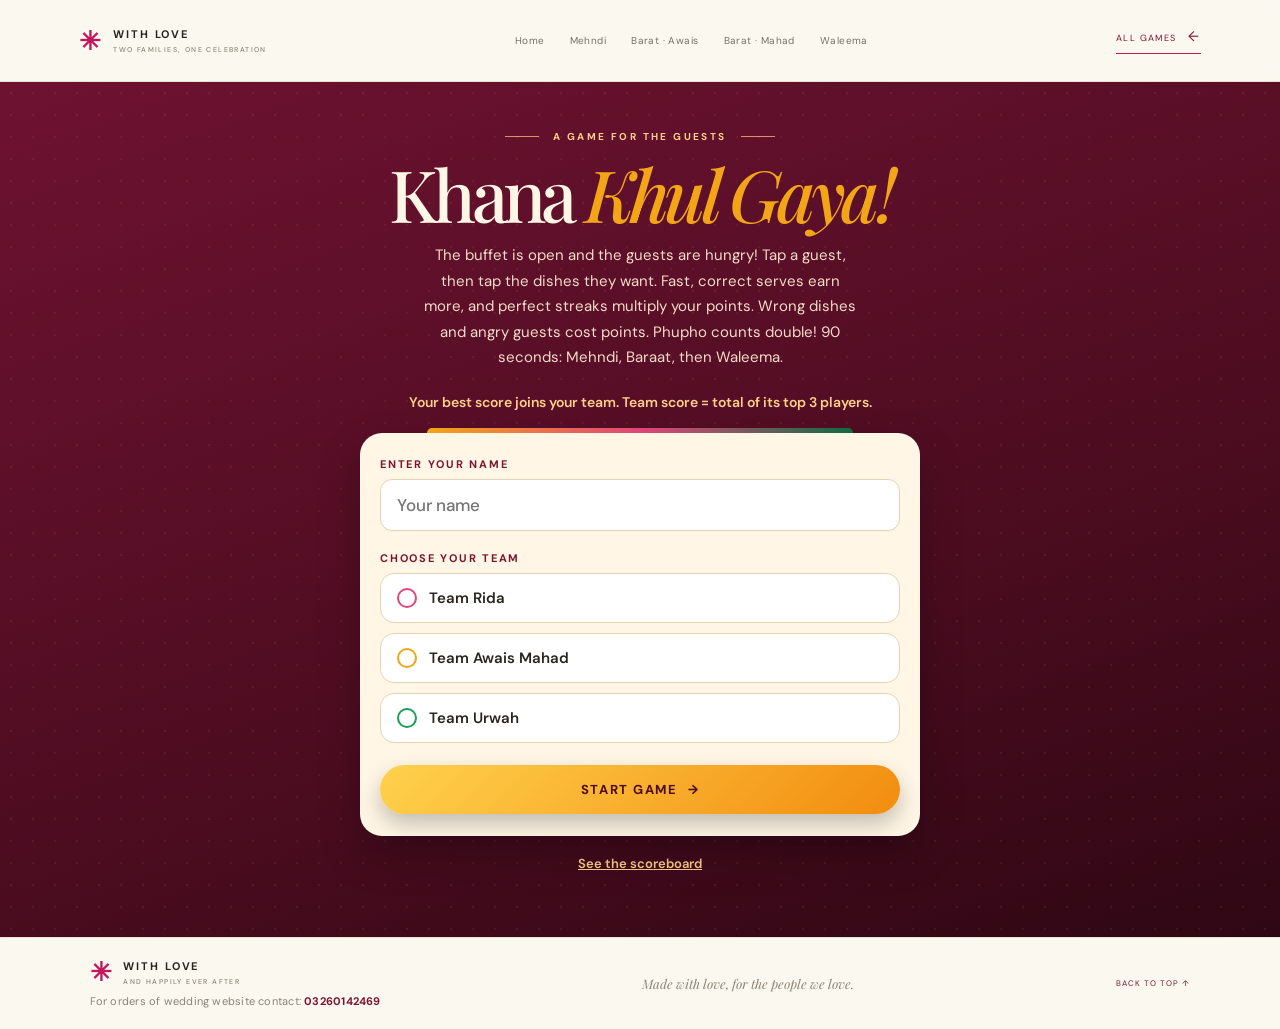
<file: khana.html>
<!doctype html>
<html lang="en">
<head>
  <meta charset="utf-8"><meta name="viewport" content="width=device-width, initial-scale=1, viewport-fit=cover"><meta name="theme-color" content="#4b0c20">
  <meta name="description" content="Khana Khul Gaya! A wedding buffet game: serve the guests and win for your team.">
  <title>Khana Khul Gaya! — With Love</title>
  <link rel="preconnect" href="https://fonts.googleapis.com"><link rel="preconnect" href="https://fonts.gstatic.com" crossorigin>
  <link href="https://fonts.googleapis.com/css2?family=DM+Sans:wght@400;500;600;700&family=Playfair+Display:ital,wght@0,500;0,600;1,500&display=swap" rel="stylesheet">
  <link rel="stylesheet" href="styles.css"><link rel="stylesheet" href="game.css"><link rel="stylesheet" href="khana.css">
</head>
<body class="game-page"><div class="site-shell" data-event="home">
  <header class="topbar">
    <a class="brand" href="index.html"><span class="brand-mark">✳</span><span>WITH LOVE <small>TWO FAMILIES, ONE CELEBRATION</small></span></a>
    <nav class="event-nav" aria-label="Wedding events"><a class="nav-link" data-page="home" href="index.html">Home</a><a class="nav-link" data-page="mehndi" href="mehndi.html">Mehndi</a><a class="nav-link" data-page="barat" href="barat.html">Barat · Awais</a><a class="nav-link" data-page="barat-mahad" href="barat-mahad.html">Barat · Mahad</a><a class="nav-link" data-page="waleema" href="waleema.html">Waleema</a></nav>
    <a class="rsvp-link" href="games.html">ALL GAMES <span>←</span></a>
  </header>

  <main class="game-main">
    <!-- 1. Name + team -->
    <section class="screen screen-start" data-screen="start">
      <p class="game-eyebrow"><span></span>A GAME FOR THE GUESTS<span></span></p>
      <h1 class="game-title">Khana <em>Khul Gaya!</em></h1>
      <p class="game-lead">The buffet is open and the guests are hungry! Tap a guest, then tap the dishes they want. Fast, correct serves earn more, and perfect streaks multiply your points. Wrong dishes and angry guests cost points. Phupho counts double! 90 seconds: Mehndi, Baraat, then Waleema.</p>
      <p class="team-note">Your best score joins your team. Team score = total of its top 3 players.</p>

      <form class="player-form" data-player-form novalidate>
        <label class="field-label" for="playerName">Enter your name</label>
        <input id="playerName" name="name" type="text" maxlength="24" autocomplete="nickname" placeholder="Your name" required>
        <p class="field-error" data-name-error hidden>Please enter your name.</p>

        <fieldset class="teams">
          <legend class="field-label">Choose your team</legend>
          <label class="team team-rida"><input type="radio" name="team" value="Team Rida" required><span class="team-dot"></span><span>Team Rida</span></label>
          <label class="team team-awais-mahad"><input type="radio" name="team" value="Team Awais Mahad"><span class="team-dot"></span><span>Team Awais Mahad</span></label>
          <label class="team team-urwah"><input type="radio" name="team" value="Team Urwah"><span class="team-dot"></span><span>Team Urwah</span></label>
        </fieldset>
        <p class="field-error" data-team-error hidden>Please choose a team.</p>

        <button class="game-btn primary" type="submit">Start game <span>→</span></button>
      </form>
      <button class="link-btn" type="button" data-show-board>See the scoreboard</button>
    </section>

    <!-- 2. Play -->
    <section class="screen screen-play" data-screen="play" hidden>
      <div class="hud">
        <div><span>SCORE</span><strong data-hud-score>0</strong></div>
        <div class="hud-player"><span data-hud-team>TEAM</span><strong data-hud-name>—</strong></div>
        <div><span>TIME</span><strong data-hud-time>90</strong></div>
      </div>
      <div class="khana-stage" data-stage>
        <p class="phase" data-phase>Mehndi</p><p class="streak" data-streak></p>
        <div class="spots" data-spots></div>
        <p class="queue" data-queue></p>
        <div class="counter" data-counter></div>
      </div>
    </section>

    <!-- 3. Game over + scoreboard -->
    <section class="screen screen-over" data-screen="over" hidden>
      <div class="result" data-result>
        <p class="game-eyebrow"><span></span>GAME OVER<span></span></p>
        <p class="result-reason" data-result-reason></p>
        <h2 class="result-title">Shabash, <em data-result-name>friend</em>!</h2>
        <p class="result-score"><strong data-result-score>0</strong><span>points for <b data-result-team>your team</b></span></p>
        <p class="result-rank" data-result-rank></p>
        <p class="result-stats" data-result-stats></p>
        <ul class="guest-notes" data-notes></ul>
      </div>

      <div class="board-card">
        <h3 class="board-title">Team standings</h3>
        <div class="standings" data-standings></div>
        <p class="banter" data-banter></p>
        <p class="team-rank" data-team-rank></p>
        <div class="board-head"><h3 class="board-title">Top players</h3></div>
        <ol class="board" data-board><li class="board-empty">Loading scores…</li></ol>
        <p class="board-note" data-board-note></p>
      </div>

      <div class="over-actions">
        <button class="game-btn primary" type="button" data-play-again>Play again</button>
        <button class="game-btn ghost" type="button" data-change-player>Change name or team</button>
        <a class="game-btn ghost" href="games.html">All games</a>
      </div>
    </section>
  </main>

  <footer><div class="footer-left"><a class="brand footer-brand" href="index.html"><span class="brand-mark">✳</span><span>WITH LOVE <small>AND HAPPILY EVER AFTER</small></span></a><span class="footer-orders">For orders of wedding website contact: <a href="tel:+923260142469">03260142469</a></span></div><p>Made with love, for the people we love.</p><a href="#" class="back-top">BACK TO TOP ↑</a></footer>
</div>
<script src="game-config.js"></script><script src="scoreboard.js"></script><script src="khana.js"></script></body></html>
</file>
<file: styles.css>
:root{--paper:#fbf8f0;--ink:#29251e;--muted:#756f61;--accent:#c28b18;--deep:#435f3e;--wash:#eee8d8;--display:'Playfair Display',Georgia,serif;--sans:'DM Sans',sans-serif}*{box-sizing:border-box}html{scroll-behavior:smooth}body{margin:0;background:var(--paper);color:var(--ink);font-family:var(--sans);transition:background .5s,color .5s}.site-shell{--accent:#c18714;--accent-dark:#85600f;--accent-pale:#f7e9b8;--art-bg:#f5e9bd;--art-outer:#d89a29;--art-inner:#e7bd52;--arch:#b9781e;--cloth:#d66b2d;--cloth2:#687a35;--gold:#f2cf67;--petal:#e87838;--hero-base:#fbf8f0;--ornament:#bb7a1d}.site-shell[data-event="barat"]{--accent:#9a2439;--accent-dark:#71172b;--accent-pale:#f2d9cd;--art-bg:#f2dfcf;--art-outer:#7d1c32;--art-inner:#a53843;--arch:#e0b655;--cloth:#8f1e36;--cloth2:#b38a35;--gold:#e8c56d;--petal:#c84842;--hero-base:#fbf5ed;--ornament:#a63839}.site-shell[data-event="waleema"]{--accent:#607b5d;--accent-dark:#3e5c45;--accent-pale:#e4e9d9;--art-bg:#eeecdf;--art-outer:#8b9a77;--art-inner:#c2c6a5;--arch:#b19450;--cloth:#315744;--cloth2:#9e8150;--gold:#e7d49a;--petal:#c9a55e;--hero-base:#fbf9f2;--ornament:#718663}.topbar{height:82px;display:flex;align-items:center;justify-content:space-between;padding:0 6.2%;border-bottom:1px solid #e9e3d7;position:relative;z-index:5;background:rgba(251,248,240,.88);backdrop-filter:blur(12px)}.brand{display:flex;align-items:center;gap:10px;color:inherit;text-decoration:none;font-size:11px;letter-spacing:.17em;font-weight:700}.brand-mark{font-size:26px;color:var(--accent);line-height:1}.brand small{display:block;font-size:7px;letter-spacing:.2em;color:#8c8474;margin-top:4px;font-weight:500}.event-nav{display:flex;gap:36px;height:100%;align-items:center}.nav-link{border:0;background:none;color:#797264;font-family:var(--sans);font-size:12px;letter-spacing:.04em;cursor:pointer;height:100%;position:relative;padding:0 3px}.nav-link:after{content:"";height:2px;background:var(--accent);position:absolute;bottom:21px;left:50%;right:50%;transition:.25s}.nav-link.active{color:var(--accent-dark);font-weight:600}.nav-link.active:after,.nav-link:hover:after{left:0;right:0}.rsvp-link{color:var(--accent-dark);font-size:9px;letter-spacing:.16em;text-decoration:none;border-bottom:1px solid var(--accent);padding-bottom:8px}.rsvp-link span{font-size:14px;margin-left:8px}.hero{min-height:660px;height:calc(100vh - 82px);max-height:790px;position:relative;display:grid;grid-template-columns:1.02fr .98fr;align-items:center;overflow:hidden;background:var(--hero-base);transition:background .55s}.hero-copy{padding:35px 3vw 56px 12%;position:relative;z-index:2;text-align:center;animation:appear .65s both}.eyebrow{display:flex;align-items:center;justify-content:center;gap:12px;color:var(--accent-dark);font-size:8px;letter-spacing:.24em;font-weight:700}.eyebrow-line{width:27px;height:1px;background:var(--accent);opacity:.65}.invitation{font-family:var(--display);font-style:italic;color:#7e786b;font-size:15px;margin:41px 0 11px}h1{font-family:var(--display);font-size:clamp(53px,6.1vw,86px);line-height:1.02;font-weight:400;margin:0;letter-spacing:-.065em}.name{outline:none;display:inline-block;border-bottom:1px dashed transparent;transition:border .2s}.name:hover,.name:focus{border-color:var(--accent)}.ampersand{font-size:.48em;font-style:italic;color:var(--accent);margin:0 12px;vertical-align:12px}.hero-subtitle{font-size:12px;color:#777164;letter-spacing:.09em;margin:14px 0 30px}.event-name-wrap{display:flex;align-items:center;justify-content:center;gap:15px}.event-name-wrap h2{font-family:var(--display);font-size:34px;letter-spacing:.02em;font-weight:500;color:var(--accent-dark);margin:0;transition:color .4s}.ornament{color:var(--accent);font-size:13px}.hero-description{color:#787265;font-size:12px;line-height:1.75;max-width:300px;margin:14px auto 28px}.primary-cta{height:46px;display:inline-flex;align-items:center;gap:24px;padding:0 20px;background:var(--accent);color:white;text-decoration:none;font-size:8px;font-weight:700;letter-spacing:.16em;box-shadow:0 8px 22px #795b2a20;transition:transform .2s,background .4s}.primary-cta:hover{transform:translateY(-3px)}.cta-arrow{font-size:15px;font-weight:400}.hero-art{position:relative;height:100%;min-height:500px;display:flex;align-items:center;justify-content:center;overflow:hidden;background:var(--art-bg);transition:background .5s}.art-halo{position:absolute;width:470px;height:470px;border:1px solid color-mix(in srgb,var(--accent) 22%,transparent);border-radius:50%;box-shadow:0 0 0 33px color-mix(in srgb,var(--accent) 4%,transparent),0 0 0 68px color-mix(in srgb,var(--accent) 3%,transparent)}.sun-disc{position:absolute;width:270px;height:270px;border-radius:50%;background:var(--gold);opacity:.42;top:14%;right:17%;transition:background .5s}.arch{position:absolute;bottom:7%;height:78%;width:min(74%,430px);border-radius:49% 49% 4px 4px}.arch-back{background:var(--art-outer);transform:translate(-13px,-9px);opacity:.88;transition:background .5s}.arch-front{background:var(--art-inner);transform:translate(10px,0);transition:background .5s}.arch-inner{position:absolute;bottom:7%;height:69%;width:min(58%,340px);border-radius:50% 50% 2px 2px;background:var(--arch);overflow:hidden;box-shadow:inset 0 0 0 8px #f2d77c55;transition:background .5s}.arch-scallop{position:absolute;inset:12px;border:1px solid #ffe4a477;border-radius:50% 50% 0 0}.arch-window{position:absolute;width:81%;height:88%;left:9.5%;bottom:0;border-radius:49% 49% 0 0;background:linear-gradient(180deg,#f7d9896c,#9a3e2655);box-shadow:inset 0 0 0 4px #ffe8aa62}.arch-base{position:absolute;bottom:0;height:14px;width:112%;left:-6%;background:#f0d68b;box-shadow:0 -3px 0 #a36b2f}.couple{position:absolute;z-index:2;bottom:0;left:50%;height:73%;width:80%;transform:translateX(-50%)}.figure{position:absolute;bottom:-2px;width:48%;height:86%}.bride{left:5%}.groom{right:1%}.head{position:absolute;left:32%;top:10%;height:21%;width:38%;border-radius:45% 45% 46% 46%;background:#bd7752;z-index:2}.bride .hair{position:absolute;z-index:1;left:27%;top:6%;height:24%;width:49%;border-radius:48% 48% 35% 40%;background:#34251e}.bride .body{position:absolute;bottom:0;left:10%;width:81%;height:71%;background:var(--cloth);clip-path:polygon(30% 0,70% 0,87% 28%,100% 100%,0 100%,13% 28%);transition:background .5s}.bride .dupatta{position:absolute;z-index:2;left:17%;top:22%;height:65%;width:72%;border-left:9px solid var(--gold);border-right:4px solid var(--gold);transform:rotate(-5deg);opacity:.92}.bride .arm{position:absolute;z-index:3;width:48%;height:9px;background:#bd7752;top:42%;left:43%;transform:rotate(-22deg);border-radius:8px}.groom .head{left:28%;width:43%;height:21%}.groom .turban{position:absolute;top:6%;left:24%;z-index:3;width:51%;height:13%;border-radius:48% 48% 20% 20%;background:var(--gold);box-shadow:inset 0 -5px 0 #ac6c36}.groom .body{position:absolute;bottom:0;left:8%;width:82%;height:72%;background:var(--cloth2);clip-path:polygon(22% 0,78% 0,94% 30%,100% 100%,0 100%,7% 30%);transition:background .5s}.groom .sherwani{position:absolute;z-index:2;left:34%;bottom:0;height:66%;border-left:2px solid var(--gold);transform:rotate(4deg)}.groom .arm{position:absolute;z-index:3;width:44%;height:9px;background:#bd7752;top:43%;left:-1%;transform:rotate(22deg);border-radius:8px}.garland{position:absolute;z-index:4;top:32%;width:15px;height:65px;border:2px dotted #f9df8b;border-radius:50%}.garland-one{left:47%;transform:rotate(-12deg)}.garland-two{left:53%;transform:rotate(12deg)}.spark{position:absolute;color:var(--accent);animation:float 4s ease-in-out infinite}.spark-one{font-size:24px;top:17%;left:15%}.spark-two{font-size:19px;top:28%;right:12%;animation-delay:-1s}.spark-three{font-size:16px;bottom:22%;left:11%;animation-delay:-2s}.spark-four{font-size:24px;bottom:17%;right:12%;animation-delay:-.5s}.petal{position:absolute;height:14px;width:8px;border-radius:100% 0 100% 0;background:var(--petal);opacity:.78;animation:drift 9s linear infinite}.petal-one{left:14%;top:44%}.petal-two{left:22%;top:22%;animation-delay:-3s}.petal-three{right:21%;top:37%;animation-delay:-5s}.petal-four{right:14%;top:59%;animation-delay:-7s}.petal-five{left:28%;bottom:20%;animation-delay:-1s}.petal-six{right:32%;top:15%;animation-delay:-4s}.art-caption{position:absolute;bottom:5%;right:7%;display:flex;gap:9px;align-items:center;color:var(--accent-dark);font-size:7px;line-height:1.5;letter-spacing:.16em;text-align:right;font-weight:700}.caption-star{font-size:20px;color:var(--accent)}.hero-bottom{position:absolute;bottom:0;left:0;width:50%;height:54px;padding:0 7%;display:flex;align-items:center;gap:14px;color:#918a7e;font-size:7px;letter-spacing:.14em}.bottom-line{flex:1;height:1px;background:#e1dacd}.hero-bottom b{color:var(--accent);font-size:12px;margin-left:5px}.details-section{padding:105px 8% 85px;background:var(--paper)}.details-heading{text-align:center;max-width:430px;margin:0 auto 54px}.details-heading .eyebrow{margin-bottom:18px}.details-heading h2{font-family:var(--display);font-weight:400;font-size:clamp(35px,4vw,50px);line-height:1.17;margin:0}.details-heading h2 em{color:var(--accent);font-weight:400}.details-heading>p:last-child{font-size:12px;line-height:1.8;color:#817a6c;max-width:360px;margin:16px auto 0}.event-cards{display:grid;grid-template-columns:repeat(3,1fr);gap:18px;max-width:1050px;margin:0 auto}.event-card{padding:25px 26px 23px;background:#f6f1e7;border:1px solid #ebe4d6;position:relative;transition:transform .25s,box-shadow .25s,border .25s;--card:#b57d16}.event-card:hover{transform:translateY(-5px);box-shadow:0 16px 30px #44351b12;border-color:color-mix(in srgb,var(--card) 30%,#ebe4d6)}.card-mehndi{--card:#b57d16}.card-barat{--card:#962a3b}.card-waleema{--card:#5b765b}.card-top{display:flex;justify-content:space-between;align-items:center}.card-index{font-size:8px;letter-spacing:.15em;color:#928b7d}.card-flower{font-size:25px;color:var(--card)}.card-script{font-family:var(--display);font-style:italic;color:var(--card);font-size:13px;margin:16px 0 2px}.event-card h3{font-family:var(--display);font-size:29px;font-weight:500;margin:0;color:var(--card)}.card-note{font-size:10px;color:#837b6f;line-height:1.55;min-height:32px;margin:6px 0 14px}.card-rule{height:1px;background:#e5ddce;margin-bottom:13px}.event-card label{display:grid;grid-template-columns:45px 1fr;align-items:center;font-size:8px;text-transform:uppercase;letter-spacing:.1em;color:#978f80;margin:8px 0}.event-card input{min-width:0;border:0;border-bottom:1px solid transparent;background:transparent;padding:4px 0;font:10px var(--sans);color:#514b40;outline:0;transition:border .2s}.event-card input:hover,.event-card input:focus{border-bottom-color:var(--card)}.card-select{border:0;border-top:1px solid #e5ddce;width:100%;margin-top:10px;padding:13px 0 0;background:none;display:flex;justify-content:space-between;color:var(--card);font-size:8px;font-weight:700;letter-spacing:.14em;cursor:pointer}.card-select span{font-size:13px;transition:transform .2s}.card-select:hover span{transform:translate(3px,-3px)}.edit-hint{text-align:center;font-size:10px;color:#938b7d;margin:24px auto 0}footer{min-height:92px;padding:20px 7%;display:flex;align-items:center;justify-content:space-between;border-top:1px solid #e9e3d7;color:#8b8374}footer p{font-family:var(--display);font-style:italic;font-size:13px}.footer-brand{color:var(--ink)}.back-top{font-size:8px;letter-spacing:.13em;color:var(--accent-dark);text-decoration:none}.nav-link:focus-visible,.card-select:focus-visible,.primary-cta:focus-visible{outline:2px solid var(--accent);outline-offset:4px}@keyframes appear{from{opacity:0;transform:translateY(12px)}to{opacity:1;transform:translateY(0)}}@keyframes float{0%,100%{transform:translateY(0) rotate(0)}50%{transform:translateY(-9px) rotate(12deg)}}@keyframes drift{0%{transform:translate3d(0,-30px,0) rotate(0);opacity:0}15%{opacity:.8}90%{opacity:.65}100%{transform:translate3d(20px,230px,0) rotate(190deg);opacity:0}}@media(max-width:900px){.topbar{padding:0 4%;height:72px}.event-nav{gap:18px}.hero{min-height:580px;max-height:700px}.hero-copy{padding-left:5%;padding-right:2vw}h1{font-size:clamp(48px,7vw,68px)}.hero-art{min-height:480px}.details-section{padding:80px 5%}.event-card{padding:20px 17px}.event-card label{grid-template-columns:38px 1fr}.event-card input{font-size:9px}}@media(max-width:650px){.topbar{height:68px;padding:0 5%}.brand{font-size:10px}.brand small{font-size:6px}.brand-mark{font-size:22px}.event-nav{position:absolute;left:0;right:0;top:68px;height:45px;justify-content:center;gap:36px;background:#fbf8f0eF;border-bottom:1px solid #e9e3d7}.nav-link{font-size:11px}.nav-link:after{bottom:6px}.rsvp-link{font-size:8px}.hero{height:auto;max-height:none;min-height:0;grid-template-columns:1fr;display:flex;flex-direction:column;padding-top:45px}.hero-copy{width:100%;padding:22px 7% 35px}.invitation{margin-top:24px}.hero-art{width:100%;height:430px;min-height:430px}.art-halo{width:350px;height:350px}.sun-disc{width:220px;height:220px}.arch{height:82%;width:min(68%,370px)}.arch-inner{height:73%;width:min(53%,290px)}.hero-bottom{position:relative;width:100%;height:45px;padding:0 6%;order:3}.details-section{padding:68px 6% 60px}.details-heading{margin-bottom:35px}.event-cards{grid-template-columns:1fr;max-width:430px;gap:12px}.event-card{padding:20px 22px}.card-note{min-height:0}.event-card label{grid-template-columns:55px 1fr}.event-card input{font-size:11px}footer{padding:20px 6%;flex-wrap:wrap;gap:8px}footer p{order:3;width:100%;text-align:center;margin:4px 0 0}.back-top{font-size:7px}}@media(prefers-reduced-motion:reduce){*,*:before,*:after{animation-duration:.01ms!important;animation-iteration-count:1!important;scroll-behavior:auto!important;transition-duration:.01ms!important}}
.event-nav a{display:flex;align-items:center;text-decoration:none}.event-couple{font-family:var(--display);font-size:clamp(35px,4.2vw,58px);font-weight:400;line-height:1.08;letter-spacing:-.045em;margin:0;display:flex;flex-direction:column;align-items:center}.event-couple .name{max-width:100%;overflow-wrap:anywhere}.event-couple .ampersand{font-size:.48em;vertical-align:baseline;margin:4px 0;color:var(--accent)}.host-line{font-size:10px;line-height:1.5;color:#8b806c;max-width:340px;margin:0 auto 11px;letter-spacing:.035em}.hero-copy .invitation{margin:29px 0 6px}.hero-copy .hero-subtitle{margin:10px 0 22px}.hero-copy .hero-description{margin-bottom:22px}.site-shell[data-event="waleema"] .event-couple{font-size:clamp(25px,2.7vw,38px);line-height:1.15;letter-spacing:-.035em}.site-shell[data-event="waleema"] .event-couple .ampersand{font-size:.6em}.site-shell[data-event="barat"] .event-couple{font-size:clamp(39px,4.4vw,61px)}.invitation-card{max-width:640px;margin:0 auto;background:#f8f4eb;border:1px solid #e9dfcc;padding:37px 55px 31px;text-align:center;position:relative;box-shadow:0 15px 42px #4a392011}.invitation-card:before,.invitation-card:after{content:"";position:absolute;inset:10px;border:1px solid color-mix(in srgb,var(--accent) 22%,transparent);pointer-events:none}.invitation-card:after{inset:15px;border-color:color-mix(in srgb,var(--accent) 12%,transparent)}.card-emblem{color:var(--accent);font-size:27px}.card-overline,.schedule-label{display:block;color:var(--accent-dark);font-size:8px;font-weight:700;letter-spacing:.2em}.card-overline{margin:8px 0}.invitation-card h3{font:500 30px var(--display);color:var(--accent-dark);margin:0 0 24px}.schedule-grid{display:grid;grid-template-columns:1fr 1fr;gap:15px}.schedule-grid>div{padding:15px 8px;background:color-mix(in srgb,var(--accent-pale) 45%,#f8f4eb);border:1px solid color-mix(in srgb,var(--accent) 13%,transparent)}.schedule-grid strong,.invitation-card .venue{display:block;font:500 14px var(--display);line-height:1.55;color:#403b32;margin-top:7px}.card-divider{width:85%;height:1px;margin:22px auto;background:#e5dac5;position:relative}.card-divider span{position:absolute;left:50%;top:50%;transform:translate(-50%,-50%);background:#f8f4eb;color:var(--accent);padding:0 12px;font-size:12px}.invitation-card .venue{max-width:440px;margin:7px auto 0}.schedule-extra{color:#776f60;font-size:11px;line-height:1.8;margin:17px auto 0;max-width:490px}.family-line{color:#928777;font:italic 13px var(--display);line-height:1.7;margin:22px auto 0;max-width:490px}.contact-line{color:#968d7d;font-size:8px;letter-spacing:.035em;margin:23px auto 0}.contact-line a{color:var(--accent-dark);text-decoration:none}.edit-hint{text-align:center;font-size:9px;color:#9b927f;margin:18px 0 0}.invitation-card [contenteditable="true"]{outline:0;border-bottom:1px dashed transparent;cursor:text}.invitation-card [contenteditable="true"]:hover,.invitation-card [contenteditable="true"]:focus{border-bottom-color:var(--accent)}.page-switch{display:flex;justify-content:space-between;align-items:center;max-width:640px;margin:38px auto 0;color:#9a907d;font-size:8px;letter-spacing:.1em}.page-switch a{color:var(--accent-dark);text-decoration:none;letter-spacing:.08em}.page-switch a:hover{text-decoration:underline}.event-nav .nav-link.active{color:var(--accent-dark)}.event-nav .nav-link.active:after,.event-nav .nav-link:hover:after{left:0;right:0}
@media(max-width:900px){.event-couple{font-size:clamp(32px,4.8vw,48px)}.site-shell[data-event="waleema"] .event-couple{font-size:clamp(23px,3.2vw,32px)}.invitation-card{padding:33px 38px 27px}}
@media(max-width:650px){.event-couple{font-size:clamp(34px,9vw,48px)}.site-shell[data-event="barat"] .event-couple{font-size:clamp(36px,9vw,49px)}.site-shell[data-event="waleema"] .event-couple{font-size:clamp(22px,6vw,29px)}.hero-copy .invitation{margin-top:14px}.host-line{font-size:9px}.hero-copy .hero-subtitle{margin-bottom:17px}.invitation-card{padding:32px 22px 25px}.invitation-card h3{font-size:26px}.schedule-grid{gap:8px}.schedule-grid strong,.invitation-card .venue{font-size:12px}.page-switch{font-size:7px;gap:8px}.page-switch span{max-width:100px;text-align:center;line-height:1.6}}
.site-shell[data-event="barat-mahad"]{--accent:#9a2439;--accent-dark:#71172b;--accent-pale:#f2d9cd;--art-bg:#f2dfcf;--art-outer:#7d1c32;--art-inner:#a53843;--arch:#e0b655;--cloth:#8f1e36;--cloth2:#b38a35;--gold:#e8c56d;--petal:#c84842;--hero-base:#fbf5ed;--ornament:#a63839}.event-nav{gap:clamp(10px,1.5vw,22px)}.event-nav .nav-link{font-size:10px;white-space:nowrap}.portrait-art{position:absolute;z-index:4;bottom:8%;left:50%;transform:translateX(-50%);width:90%;height:82%;object-fit:contain;object-position:center bottom;filter:drop-shadow(0 12px 20px #3327181c);border-radius:48% 48% 5px 5px;overflow:hidden}.has-portrait .couple{display:none}.respect-note{max-width:490px;margin:18px auto 0;padding:12px 16px;border-top:1px solid color-mix(in srgb,var(--accent) 30%,transparent);border-bottom:1px solid color-mix(in srgb,var(--accent) 30%,transparent);color:var(--accent-dark);font:italic 12px/1.65 var(--display)}
@media(max-width:900px){.event-nav{gap:10px}.event-nav .nav-link{font-size:9px}}
@media(max-width:650px){.event-nav{gap:clamp(7px,2vw,13px)}.event-nav .nav-link{font-size:8px;letter-spacing:0}.portrait-art{width:94%;height:79%;bottom:6%}.respect-note{font-size:11px}}
.barat-art .portrait-art{width:100%;height:100%;bottom:0;object-fit:cover;object-position:center center;border-radius:0;filter:none}.barat-art .arch-back,.barat-art .arch-front,.barat-art .arch-inner,.barat-art .art-halo,.barat-art .sun-disc,.barat-art .spark,.barat-art .petal,.barat-art .art-caption{display:none}.barat-art .hero-art{background:#ead8cc}
@media(max-width:650px){.barat-art .portrait-art{width:100%;height:100%;bottom:0}}

.footer-left{display:flex;flex-direction:column;gap:8px;align-items:flex-start}.footer-orders{font-size:11px;color:#8b8374;letter-spacing:.02em}.footer-orders a{color:var(--accent-dark);font-weight:700;text-decoration:none;white-space:nowrap}.footer-orders a:hover{text-decoration:underline}@media(max-width:650px){.footer-orders{font-size:10px}}
</file>
<file: home.css>
/* Home page: Pakistani shadi theme with dhol, baja band, marigold toran and truck-art borders */
.site-shell[data-event="home"]{--accent:#c2185b;--accent-dark:#7a1630;--accent-pale:#fde3c0;--maroon:#4b0c20;--maroon-2:#6e1231;--marigold:#f2a516;--gold:#ffd24d;--emerald:#0f6b43;--rani:#e0457b;--cream:#fff6e5}

/* ---------- hero ---------- */
.desi-hero{position:relative;overflow:hidden;overflow:clip;color:var(--cream);padding:118px 6.2% 70px;
  background:
    radial-gradient(circle at 78% 46%,#a3123a66 0,transparent 42%),
    radial-gradient(circle at 12% 90%,#0f6b4355 0,transparent 38%),
    radial-gradient(#ffd24d14 1.4px,transparent 1.6px) 0 0/22px 22px,
    linear-gradient(160deg,var(--maroon-2),var(--maroon) 62%,#2f0714)}

/* hanging marigold toran */
.toran{position:absolute;inset:0 0 auto;height:120px;z-index:2;pointer-events:none;
  background:
    url("data:image/svg+xml,%3Csvg xmlns='http://www.w3.org/2000/svg' width='60' height='26'%3E%3Cpath d='M0 4 Q15 22 30 4 Q45 22 60 4' fill='none' stroke='%230f6b43' stroke-width='5'/%3E%3Ccircle cx='15' cy='14' r='6' fill='%23f28c0f'/%3E%3Ccircle cx='15' cy='14' r='3' fill='%23ffd24d'/%3E%3Ccircle cx='45' cy='14' r='6' fill='%23e0457b'/%3E%3Ccircle cx='45' cy='14' r='3' fill='%23ffd2e0'/%3E%3C/svg%3E") 0 0/60px 26px repeat-x,
    url("data:image/svg+xml,%3Csvg xmlns='http://www.w3.org/2000/svg' width='60' height='120'%3E%3Cpath d='M15 10V96' stroke='%23ffd24d' stroke-width='1'/%3E%3Cg fill='%23f28c0f'%3E%3Ccircle cx='15' cy='30' r='7'/%3E%3Ccircle cx='15' cy='46' r='7'/%3E%3Ccircle cx='15' cy='62' r='7'/%3E%3Ccircle cx='15' cy='78' r='7'/%3E%3C/g%3E%3Cg fill='%23ffc23a'%3E%3Ccircle cx='15' cy='30' r='3.5'/%3E%3Ccircle cx='15' cy='46' r='3.5'/%3E%3Ccircle cx='15' cy='62' r='3.5'/%3E%3Ccircle cx='15' cy='78' r='3.5'/%3E%3C/g%3E%3Cpath d='M15 90 q-7 10 0 20 q7 -10 0 -20' fill='%2318a058'/%3E%3Cpath d='M45 10V60' stroke='%23ffd24d' stroke-width='1'/%3E%3Ccircle cx='45' cy='30' r='6' fill='%23fff1d6'/%3E%3Ccircle cx='45' cy='45' r='6' fill='%23e0457b'/%3E%3Cpath d='M45 54 q-6 8 0 16 q6 -8 0 -16' fill='%2318a058'/%3E%3C/svg%3E") 0 0/60px 120px repeat-x;
  transform-origin:top center;animation:toranSway 6s ease-in-out infinite}
@keyframes toranSway{0%,100%{transform:skewX(0)}50%{transform:skewX(1.2deg)}}

/* fairy lights */
.fairy-lights{position:absolute;left:0;right:0;top:118px;height:40px;z-index:1;pointer-events:none}
.fairy-lights i{position:absolute;width:8px;height:8px;border-radius:50%;background:var(--c,#ffd24d);box-shadow:0 0 10px 3px var(--c,#ffd24d);animation:twinkle 2.4s ease-in-out infinite;animation-delay:var(--d,0s)}
@keyframes twinkle{0%,100%{opacity:1}50%{opacity:.25}}

/* falling petals */
.petal-rain{position:absolute;inset:0;z-index:1;pointer-events:none}
.petal-rain i{position:absolute;top:-20px;width:10px;height:14px;border-radius:60% 0 60% 0;background:var(--c,#f28c0f);opacity:.85;animation:fall var(--t,11s) linear infinite;animation-delay:var(--d,0s)}
@keyframes fall{0%{transform:translate(0,0) rotate(0)}100%{transform:translate(var(--x,40px),900px) rotate(540deg)}}

.desi-hero-inner{position:relative;z-index:3;display:grid;grid-template-columns:1.05fr .95fr;gap:40px;align-items:center;max-width:1240px;margin:0 auto;min-height:520px}
.urdu{font-family:'Noto Nastaliq Urdu',serif;font-size:clamp(40px,5vw,66px);line-height:1.9;margin:0 0 8px;color:var(--gold);text-shadow:0 2px 0 #00000040;text-align:left}
.desi-eyebrow{display:flex;align-items:center;gap:14px;font-size:10px;letter-spacing:.24em;font-weight:700;color:#ffcf8a;margin:0 0 18px}
.desi-eyebrow span{height:1px;width:38px;background:currentColor;opacity:.7}
.desi-eyebrow.dark{color:var(--accent-dark);justify-content:center}
.desi-hero h1{font-family:var(--display);font-weight:500;font-size:clamp(46px,6.4vw,88px);line-height:1;margin:0 0 18px;letter-spacing:-.01em}
.desi-hero h1 em{color:var(--marigold);font-style:italic;font-weight:400}
.desi-couples{font-family:var(--display);font-style:italic;font-size:clamp(15px,1.5vw,19px);color:#ffe3b3;margin:0 0 16px}
.desi-couples span{white-space:nowrap}
.desi-couples b{color:var(--rani);font-style:normal;margin:0 8px;font-size:.8em}
.desi-sub{max-width:520px;font-size:15px;line-height:1.75;color:#f5dcc7;margin:0 0 18px}
.desi-dates{font-size:11px;letter-spacing:.22em;font-weight:700;color:var(--gold);margin:0 0 30px}
.desi-dates span{color:var(--rani);margin:0 6px}
.desi-actions{display:flex;flex-wrap:wrap;gap:14px;align-items:center}
.desi-cta{display:inline-flex;align-items:center;gap:10px;padding:16px 26px;border-radius:999px;background:linear-gradient(135deg,#ffd24d,#f28c0f);color:var(--maroon);font-size:11px;font-weight:700;letter-spacing:.16em;text-decoration:none;box-shadow:0 10px 24px #0000004d;transition:transform .2s,box-shadow .2s}
.desi-cta:hover{transform:translateY(-2px);box-shadow:0 14px 30px #00000066}
.dhol-btn{display:inline-flex;align-items:center;gap:12px;padding:14px 22px;border-radius:999px;border:1.5px solid #ffd24d99;background:#ffffff10;color:var(--cream);font:600 13px var(--sans);cursor:pointer;transition:background .2s,border-color .2s}
.dhol-btn:hover{background:#ffffff1f;border-color:var(--gold)}
.dhol-btn[aria-pressed="true"]{background:var(--rani);border-color:var(--rani)}
.dhol-btn-icon{display:inline-flex;align-items:flex-end;gap:3px;height:16px}
.dhol-btn-icon i{width:4px;height:6px;background:var(--gold);border-radius:2px}
.dhol-btn[aria-pressed="true"] .dhol-btn-icon i{animation:eq .5s ease-in-out infinite alternate}
.dhol-btn[aria-pressed="true"] .dhol-btn-icon i:nth-child(2){animation-delay:.15s}
.dhol-btn[aria-pressed="true"] .dhol-btn-icon i:nth-child(3){animation-delay:.3s}
@keyframes eq{from{height:4px}to{height:16px}}
.desi-cta:focus-visible,.dhol-btn:focus-visible,.ev-card:focus-visible{outline:3px solid var(--gold);outline-offset:4px}

/* stage + svg band */
.desi-stage{position:relative;text-align:center}
.desi-stage:before{content:"";position:absolute;inset:4% 6% 10%;border-radius:50% 50% 24px 24px;border:3px dashed #ffd24d55}
.band-art{width:100%;max-width:520px;height:auto;display:block;margin:0 auto;overflow:visible}
.stage-caption{margin:6px 0 0;font-size:10px;letter-spacing:.3em;font-weight:700;color:#ffcf8a}
.sun{transform-origin:250px 250px;animation:spin 60s linear infinite}
@keyframes spin{to{transform:rotate(360deg)}}
.dhol{transform-origin:250px 300px;transform-box:view-box;animation:bob 2.4s ease-in-out infinite}
@keyframes bob{0%,100%{transform:translateY(0)}50%{transform:translateY(-6px)}}
.dhol.hit{animation:none;transform:scale(1.045)}
.dhol.hit .dhol-head{fill:#fff}
.stick{transform-box:view-box;transition:transform .09s}
.stick-dagga{transform-origin:96px 166px}
.stick-tilli{transform-origin:412px 174px}
.stick-dagga.hit{transform:rotate(-14deg)}
.stick-tilli.hit{transform:rotate(14deg)}
.trumpet-body{animation:toot 1.6s ease-in-out infinite;transform-origin:0 0}
.trumpet-right .trumpet-body{animation-delay:.8s}
@keyframes toot{0%,100%{transform:rotate(0)}50%{transform:rotate(-5deg)}}
.is-playing .trumpet-body{animation-duration:.6s}
.note{opacity:0;animation:noteUp 4s ease-in infinite}
.note.n2{animation-delay:.8s}.note.n3{animation-delay:1.6s}.note.n4{animation-delay:2.4s}.note.n5{animation-delay:3.2s}
.is-playing .note{animation-duration:2s}
@keyframes noteUp{0%{opacity:0;transform:translateY(20px)}20%{opacity:1}100%{opacity:0;transform:translateY(-70px)}}

/* truck-art chevron border */
.truck-border{position:absolute;left:0;right:0;bottom:0;height:22px;z-index:3;
  background:
    linear-gradient(135deg,var(--marigold) 25%,transparent 25%) -11px 0/22px 22px,
    linear-gradient(225deg,var(--marigold) 25%,transparent 25%) -11px 0/22px 22px,
    linear-gradient(315deg,var(--emerald) 25%,transparent 25%) 0 0/22px 22px,
    linear-gradient(45deg,var(--emerald) 25%,transparent 25%) 0 0/22px 22px,
    linear-gradient(90deg,var(--rani),#2a7de1,var(--rani),#ffd24d,var(--rani));
  border-top:3px solid var(--gold)}

/* ---------- countdown ---------- */
.countdown-section{text-align:center;padding:64px 6% 20px;background:var(--cream)}
.countdown-section h2,.events-heading h2{font-family:var(--display);font-weight:500;font-size:clamp(28px,3.4vw,44px);margin:0 0 28px;color:var(--ink)}
.countdown{display:flex;justify-content:center;gap:clamp(10px,2vw,22px)}
.countdown div{width:clamp(72px,11vw,118px);padding:18px 6px 14px;border-radius:18px 18px 8px 8px;background:#fff;border:1.5px solid #f0d9b4;box-shadow:0 8px 20px #7a163014;position:relative}
.countdown div:before{content:"";position:absolute;left:12%;right:12%;top:-5px;height:5px;border-radius:5px 5px 0 0;background:linear-gradient(90deg,var(--marigold),var(--rani),var(--emerald))}
.countdown strong{display:block;font-family:var(--display);font-size:clamp(26px,3.6vw,44px);color:var(--accent-dark);font-weight:600;line-height:1.1}
.countdown span{font-size:9px;letter-spacing:.2em;color:#8c7a62;font-weight:700}

/* ---------- event cards ---------- */
.events-section{padding:56px 6.2% 80px;background:
  radial-gradient(circle at 0 0,#f2a51622,transparent 30%),radial-gradient(circle at 100% 100%,#e0457b1c,transparent 30%),var(--cream)}
.events-heading{text-align:center;max-width:720px;margin:0 auto 40px}
.events-heading h2{margin-bottom:0}
.events-heading em{color:var(--accent-dark)}
.ev-cards{display:grid;grid-template-columns:repeat(4,minmax(0,1fr));gap:22px;max-width:1240px;margin:0 auto}
.ev-card{--c:#c18714;--c-dark:#85600f;--c-pale:#f7e9b8;display:flex;flex-direction:column;border-radius:150px 150px 18px 18px;overflow:hidden;background:#fff;color:var(--ink);text-decoration:none;border:2px solid var(--c-pale);box-shadow:0 10px 26px #4b0c2014;transition:transform .25s,box-shadow .25s,border-color .25s}
.ev-card:hover{transform:translateY(-6px);box-shadow:0 18px 36px #4b0c2026;border-color:var(--c)}
.card-barat{--c:#9a2439;--c-dark:#71172b;--c-pale:#f2d9cd}
.card-waleema{--c:#607b5d;--c-dark:#3e5c45;--c-pale:#e4e9d9}
.ev-card-art{aspect-ratio:1/1;background:var(--c-pale);overflow:hidden}
.ev-card-art img{width:100%;height:100%;object-fit:cover;object-position:center top;display:block;transition:transform .5s}
.ev-card:hover .ev-card-art img{transform:scale(1.05)}
.ev-card-body{padding:20px 20px 22px;display:flex;flex-direction:column;flex:1;border-top:4px solid var(--c)}
.ev-tag{align-self:flex-start;font-size:9px;letter-spacing:.22em;font-weight:700;color:#fff;background:var(--c);padding:5px 10px;border-radius:999px;margin-bottom:12px}
.ev-card h3{font-family:var(--display);font-weight:500;font-size:22px;margin:0 0 10px}
.ev-when{font-size:13px;font-weight:600;color:var(--c-dark);margin:0 0 4px}
.ev-where{font-size:13px;color:var(--muted);margin:0 0 16px;line-height:1.5;flex:1}
.ev-go{font-size:11px;letter-spacing:.12em;font-weight:700;text-transform:uppercase;color:var(--c-dark)}
.ev-go b{display:inline-block;transition:transform .2s}
.ev-card:hover .ev-go b{transform:translateX(5px)}

/* ---------- responsive ---------- */
@media(max-width:960px){.ev-cards{grid-template-columns:repeat(2,minmax(0,1fr))}}
@media(max-width:900px){
  .desi-hero{padding-top:110px}
  .desi-hero-inner{grid-template-columns:1fr;gap:10px;text-align:center}
  .desi-copy{order:2}.desi-stage{order:1;max-width:420px;margin:0 auto;width:100%}
  .urdu{text-align:center}.desi-eyebrow{justify-content:center}.desi-sub{margin-left:auto;margin-right:auto}.desi-actions{justify-content:center}
}
@media(max-width:650px){
  .desi-hero{padding:150px 16px 60px}
  .fairy-lights{top:150px}
  .toran{top:45px}
  .events-section{padding:44px 12px 60px}
  .ev-cards{grid-template-columns:repeat(2,minmax(0,1fr));gap:12px}
  .ev-card{border-radius:90px 90px 14px 14px}
  .ev-card-body{padding:12px 10px 14px}
  .ev-tag{font-size:7px;letter-spacing:.16em;padding:4px 8px;margin-bottom:8px}
  .ev-card h3{font-size:16px;margin-bottom:6px}
  .ev-when{font-size:11px;line-height:1.4}
  .ev-where{font-size:11px;margin-bottom:10px;line-height:1.4}
  .ev-go{font-size:9px;letter-spacing:.08em}
  .desi-stage{max-width:300px}
  .countdown div{padding:14px 4px 10px}
  .countdown span{font-size:8px;letter-spacing:.12em}
  .desi-couples b{display:block;margin:4px 0}
}
/* ---------- play game strip (below hero) ---------- */
.game-strip{background:var(--cream);padding:40px 6% 8px}
.game-strip-inner{max-width:900px;margin:0 auto;display:flex;align-items:center;justify-content:space-between;gap:24px;padding:26px 30px;border-radius:24px;background:#fff;border:2px solid #f6d7a0;box-shadow:0 12px 30px #7a163014;position:relative;overflow:hidden}
.game-strip-inner:before{content:"";position:absolute;left:0;right:0;top:0;height:5px;background:linear-gradient(90deg,var(--marigold),var(--rani),var(--emerald))}
.game-strip-copy .desi-eyebrow{justify-content:flex-start;margin-bottom:10px}
.game-strip h2{font-family:var(--display);font-weight:500;font-size:clamp(24px,3vw,34px);margin:0 0 8px;color:var(--ink)}
.game-strip h2 em{color:var(--accent-dark)}
.game-strip p{margin:0;color:var(--muted);font-size:14px;line-height:1.6}
.game-play-btn{flex:none;display:inline-flex;align-items:center;gap:12px;padding:18px 30px;border-radius:999px;background:linear-gradient(135deg,#c2185b,#7a1630);color:#fff;font-weight:700;font-size:13px;letter-spacing:.18em;text-decoration:none;box-shadow:0 10px 24px #7a16304d;transition:transform .2s,box-shadow .2s;animation:pulse 2.4s ease-in-out infinite}
.game-play-btn:hover{transform:translateY(-2px) scale(1.03)}
.game-play-btn:focus-visible{outline:3px solid var(--marigold);outline-offset:4px}
.game-play-icon{display:inline-flex;align-items:center;justify-content:center;width:26px;height:26px;border-radius:50%;background:var(--gold);color:var(--maroon);font-size:11px;padding-left:2px}
@keyframes pulse{0%,100%{box-shadow:0 10px 24px #7a16304d}50%{box-shadow:0 10px 24px #7a16304d,0 0 0 8px #e0457b26}}
@media(max-width:650px){
  .game-strip{padding:28px 12px 0}
  .game-strip-inner{flex-direction:column;text-align:center;padding:24px 18px}
  .game-strip-copy .desi-eyebrow{justify-content:center}
  .game-play-btn{width:100%;justify-content:center}
}
.game-strip .winning-line{font-size:16px;color:var(--ink);font-weight:500}
.winning-team{display:inline-block;margin-left:6px;padding:3px 12px;border-radius:999px;background:#f3e6cf;color:var(--accent-dark);font-weight:700}
.winning-team.team-rida{background:#e0457b;color:#fff}.winning-team.team-awais-mahad{background:#c27c0e;color:#fff}.winning-team.team-urwah{background:#18a058;color:#fff}
@media(prefers-reduced-motion:reduce){.petal-rain{display:none}.game-play-btn{animation:none}}
</file>
<file: game.css>
/* Shagun Catch game page */
.game-page .site-shell{--accent:#c2185b;--accent-dark:#7a1630;--maroon:#4b0c20;--maroon-2:#6e1231;--marigold:#f2a516;--gold:#ffd24d;--emerald:#0f6b43;--rani:#e0457b;--cream:#fff6e5;
  --t-rida:#e0457b;--t-am:#f2a516;--t-urwah:#18a058}
.game-main{min-height:calc(100vh - 82px);color:var(--cream);padding:48px 16px 64px;
  background:radial-gradient(#ffd24d12 1.4px,transparent 1.6px) 0 0/22px 22px,linear-gradient(160deg,var(--maroon-2),var(--maroon) 62%,#2f0714)}
.screen{max-width:560px;margin:0 auto;text-align:center}
.screen[hidden]{display:none}

.game-eyebrow{display:flex;align-items:center;justify-content:center;gap:14px;font-size:10px;letter-spacing:.24em;font-weight:700;color:#ffcf8a;margin:0 0 14px}
.game-eyebrow span{height:1px;width:34px;background:currentColor;opacity:.7}
.game-title{font-family:var(--display);font-weight:500;font-size:clamp(44px,9vw,72px);line-height:1;margin:0 0 14px}
.game-title em,.result-title em{color:var(--marigold)}
.game-lead{color:#f5dcc7;line-height:1.7;font-size:15px;margin:0 auto 22px;max-width:440px}

.legend{list-style:none;padding:0;margin:0 0 28px;display:grid;grid-template-columns:repeat(5,1fr);gap:8px}
.legend li{background:#ffffff0d;border:1px solid #ffd24d33;border-radius:14px;padding:10px 4px 8px;display:flex;flex-direction:column;align-items:center;gap:2px;font-size:11px;color:#f5dcc7}
.legend canvas{width:36px;height:36px}
.legend b{color:var(--gold);font-size:13px}
.legend b.bad{color:#7cf0b0}

.player-form{background:var(--cream);color:var(--ink);border-radius:22px;padding:24px 20px 22px;text-align:left;box-shadow:0 18px 40px #00000040;position:relative}
.player-form:before{content:"";position:absolute;left:12%;right:12%;top:-5px;height:5px;border-radius:5px 5px 0 0;background:linear-gradient(90deg,var(--marigold),var(--rani),var(--emerald))}
.field-label{display:block;font-size:11px;letter-spacing:.16em;font-weight:700;color:var(--accent-dark);margin:0 0 8px;text-transform:uppercase;padding:0}
.player-form input[type=text]{width:100%;font:500 17px var(--sans);padding:14px 16px;border-radius:12px;border:1.5px solid #e6d3b5;background:#fff;color:var(--ink);outline:none}
.player-form input[type=text]:focus{border-color:var(--rani);box-shadow:0 0 0 3px #e0457b26}
.field-error{color:#b3122f;font-size:13px;margin:6px 0 0}
.teams{border:0;padding:0;margin:20px 0 0;display:grid;gap:10px}
.team{display:flex;align-items:center;gap:12px;padding:14px 16px;border-radius:14px;border:1.5px solid #e6d3b5;background:#fff;cursor:pointer;font-weight:600;font-size:15px;transition:border-color .2s,background .2s}
.team input{position:absolute;opacity:0;pointer-events:none}
.team-dot{width:20px;height:20px;border-radius:50%;border:2px solid var(--tc);flex:none;position:relative}
.team-rida{--tc:var(--t-rida)}.team-awais-mahad{--tc:var(--t-am)}.team-urwah{--tc:var(--t-urwah)}
.team:has(input:checked){border-color:var(--tc);background:color-mix(in srgb,var(--tc) 12%,#fff)}
.team input:checked + .team-dot:after{content:"";position:absolute;inset:3px;border-radius:50%;background:var(--tc)}
.team:has(input:focus-visible){outline:3px solid var(--tc);outline-offset:2px}

.game-btn{display:inline-flex;align-items:center;justify-content:center;gap:10px;padding:16px 26px;border-radius:999px;font:700 13px var(--sans);letter-spacing:.12em;text-transform:uppercase;cursor:pointer;text-decoration:none;border:0;transition:transform .15s,box-shadow .15s}
.game-btn.primary{background:linear-gradient(135deg,#ffd24d,#f28c0f);color:var(--maroon);box-shadow:0 10px 22px #0000003d}
.game-btn.primary:hover{transform:translateY(-2px)}
.game-btn.ghost{background:transparent;color:var(--cream);border:1.5px solid #ffd24d80}
.player-form .game-btn{width:100%;margin-top:22px}
.game-btn:focus-visible,.link-btn:focus-visible{outline:3px solid var(--gold);outline-offset:3px}
.link-btn{background:none;border:0;color:#ffcf8a;font:600 13px var(--sans);text-decoration:underline;margin-top:18px;cursor:pointer}

/* play */
.screen-play{max-width:520px}
.hud{display:grid;grid-template-columns:1fr 1.4fr 1fr;gap:8px;margin-bottom:10px}
.hud div{background:#ffffff12;border:1px solid #ffd24d33;border-radius:12px;padding:8px 6px}
.hud span{display:block;font-size:9px;letter-spacing:.18em;color:#ffcf8a;font-weight:700}
.hud strong{font-family:var(--display);font-size:24px;line-height:1.2}
.hud-player strong{font-size:16px;display:block;white-space:nowrap;overflow:hidden;text-overflow:ellipsis}
.arena{position:relative;height:min(68vh,620px);min-height:380px;border-radius:22px;overflow:hidden;border:3px solid var(--gold);
  background:radial-gradient(circle at 50% 0,#ffd24d2e,transparent 55%),linear-gradient(#7a1630,#3a0918)}
.arena-canvas{display:block;width:100%;height:100%;touch-action:none;cursor:grab}
.combo{position:absolute;top:12px;left:50%;transform:translateX(-50%);background:var(--rani);color:#fff;font-weight:700;font-size:12px;letter-spacing:.1em;padding:6px 12px;border-radius:999px;pointer-events:none}
.countdown-overlay{position:absolute;inset:0;display:flex;align-items:center;justify-content:center;font-family:var(--display);font-size:88px;color:var(--gold);background:#2f071499;pointer-events:none}
.countdown-overlay[hidden],.combo[hidden]{display:none}
.arena.shake{animation:shake .3s}
@keyframes shake{25%{transform:translateX(-6px)}50%{transform:translateX(6px)}75%{transform:translateX(-3px)}}

/* over + board */
.result-title{font-family:var(--display);font-weight:500;font-size:clamp(32px,7vw,48px);margin:0 0 8px}
.result-score{margin:0 0 6px}
.result-score strong{display:block;font-family:var(--display);font-size:64px;color:var(--gold);line-height:1.1}
.result-score span{color:#f5dcc7}
.result-rank{color:#ffcf8a;font-weight:600;min-height:1.4em;margin:0 0 22px}
.board-card{background:var(--cream);color:var(--ink);border-radius:22px;padding:20px 16px;text-align:left;box-shadow:0 18px 40px #00000040}
.winner{display:flex;gap:12px;align-items:center;background:linear-gradient(135deg,#fff1c7,#ffe0ec);border-radius:14px;padding:12px 14px;margin-bottom:16px}
.winner[hidden]{display:none}
.winner p{margin:0;font-size:14px;line-height:1.5}
.crown{font-size:28px}
.board-title{font-family:var(--display);font-weight:600;font-size:22px;margin:0 0 10px;color:var(--accent-dark)}
.board{list-style:none;margin:0;padding:0;counter-reset:rank}
.board li{display:grid;grid-template-columns:30px 1fr auto;align-items:center;gap:10px;padding:10px 6px;border-bottom:1px solid #f0e2c8}
.board li:last-child{border-bottom:0}
.board .rank{font-weight:700;color:#8c7a62;text-align:center}
.board li:nth-child(1) .rank{color:#c18714;font-size:18px}
.board .who{min-width:0}
.board .who strong{display:block;white-space:nowrap;overflow:hidden;text-overflow:ellipsis}
.board .chip{display:inline-block;font-size:10px;font-weight:700;letter-spacing:.06em;padding:2px 8px;border-radius:999px;color:#fff;margin-top:3px}
.chip.team-rida{background:var(--t-rida)}.chip.team-awais-mahad{background:#c27c0e}.chip.team-urwah{background:var(--t-urwah)}
.board .pts{font-family:var(--display);font-weight:600;font-size:20px;color:var(--accent-dark)}
.board li.me{background:#fff3d6;border-radius:10px}
.board-empty{display:block!important;text-align:center;color:#8c7a62;padding:18px!important}
.board-note{font-size:12px;color:#8c7a62;margin:10px 0 0;text-align:center}
.board-note:empty{display:none}
.over-actions{display:flex;flex-wrap:wrap;gap:10px;justify-content:center;margin-top:22px}

@media(max-width:650px){
  .game-main{padding:70px 12px 48px}
  .legend{gap:6px}.legend li{font-size:10px}
  .over-actions .game-btn{width:100%}
}
.result-reason{color:#ffcf8a;font-weight:600;font-size:15px;margin:0 0 6px}.result-reason:empty{display:none}
.legend-glow{border-color:#ffd24d!important;box-shadow:0 0 14px #ffd24d55}
.hud div.bonus{animation:bonusGlow 1.2s ease-out}
@keyframes bonusGlow{0%{background:#ffd24d;box-shadow:0 0 22px #ffd24d}100%{background:#ffffff12;box-shadow:none}}
@media(max-width:650px){.legend{gap:5px}.legend li{padding:8px 2px 6px;font-size:9px}.legend b{font-size:11px}.legend canvas{width:30px;height:30px}}
.board-head{display:flex;align-items:center;flex-wrap:wrap;gap:8px 14px;margin:0 0 10px}
.board-head .board-title{margin:0}
.board-notice{margin:0;padding:6px 12px;border-radius:10px;background:#fff1b0;border:1.5px solid #f2a516;color:#7a1630;font-size:13px;font-weight:700;line-height:1.35;box-shadow:0 0 0 3px #ffd24d40}
</file>
<file: khana.css>
/* Khana Khul Gaya! buffet game */
.team-note{color:#ffcf8a;font-weight:600;font-size:14px;margin:0 0 22px}
.khana-stage{position:relative;border-radius:22px;border:3px solid var(--gold);padding:52px 10px 12px;
  background:radial-gradient(#ffd24d14 1.4px,transparent 1.6px) 0 0/22px 22px,linear-gradient(#7a1630,#3a0918)}
.phase{position:absolute;top:6px;left:0;right:0;text-align:center;margin:0;font-family:var(--display);color:var(--gold);font-size:26px;font-weight:600;text-shadow:0 2px 8px #0006}
.khana-stage{transition:background .6s}
.khana-stage.ev-0{background:radial-gradient(#ffd24d1c 1.4px,transparent 1.6px) 0 0/22px 22px,linear-gradient(#8a6a0c,#3d5a1e)}
.khana-stage.ev-1{background:radial-gradient(#ffd24d14 1.4px,transparent 1.6px) 0 0/22px 22px,linear-gradient(#7a1630,#3a0918)}
.khana-stage.ev-2{background:radial-gradient(#ffffff14 1.4px,transparent 1.6px) 0 0/22px 22px,linear-gradient(#2f5d55,#16302c)}
.streak{position:absolute;top:12px;right:14px;margin:0;font-weight:700;font-size:13px;color:#7cf0b0}
.spots{display:grid;grid-template-columns:repeat(3,1fr);gap:8px;min-height:190px}
.spot{position:relative;border-radius:16px;border:2px dashed #ffd24d55;background:#ffffff0a;display:flex;flex-direction:column;align-items:center;gap:4px;padding:8px 4px;color:var(--cream);font:inherit;touch-action:manipulation;-webkit-tap-highlight-color:transparent}
.spot.empty{justify-content:center;color:#ffcf8a88;font-size:12px}
.spot.guest{border-style:solid;border-color:#ffd24d66;cursor:pointer}
.spot.sel{border-color:var(--gold);background:#ffd24d26;box-shadow:0 0 0 3px #ffd24d66}
.spot.vip{border-color:#e0457b}
.spot .ava{font-size:38px;line-height:1}
.spot .who{font-size:11px;font-weight:700;letter-spacing:.04em}
.spot .order{display:flex;flex-wrap:wrap;justify-content:center;gap:2px;font-size:22px;min-height:30px;background:#fff;border-radius:12px;padding:3px 6px}
.spot .order span.got{opacity:.25}
.spot .pat{width:90%;height:7px;border-radius:7px;background:#ffffff26;overflow:hidden;margin-top:auto}
.spot .pat i{display:block;height:100%;background:#7cf0b0;border-radius:7px}
.spot.shake{animation:shake .3s}
.pop{position:absolute;top:30%;left:50%;transform:translateX(-50%);font-weight:800;font-size:18px;pointer-events:none;animation:popUp 1s ease-out forwards;white-space:nowrap}
.pop.good{color:var(--gold)}.pop.bad{color:#ff8fa8}
@keyframes popUp{to{transform:translate(-50%,-40px);opacity:0}}
.queue{text-align:center;color:#ffcf8a;font-size:12px;min-height:1.3em;margin:6px 0}
.counter{display:grid;grid-template-columns:repeat(3,1fr);gap:8px}
.dish{border:0;border-radius:14px;background:var(--cream);padding:10px 4px;font:700 12px var(--sans);color:var(--accent-dark);display:flex;flex-direction:column;align-items:center;gap:2px;cursor:pointer;touch-action:manipulation;-webkit-tap-highlight-color:transparent;box-shadow:0 4px 0 #c9a46a}
.dish b{font-size:28px;line-height:1.1}
.dish:active{transform:translateY(3px);box-shadow:0 1px 0 #c9a46a}
.counter.locked .dish{opacity:.5}
.result-stats{color:#f5dcc7;font-size:14px;margin:-12px 0 20px}
.standings{display:grid;gap:10px;margin-bottom:12px}
.standing{display:grid;grid-template-columns:1fr auto;gap:3px 8px;font-size:14px;padding:6px 8px;border-radius:10px}
.standing.mine{background:#fff3d6}
.standing-name{font-weight:700}.standing-pts{font-family:var(--display);font-weight:600;color:var(--accent-dark)}
.standing-bar{grid-column:1/-1;height:10px;border-radius:10px;background:#f0e2c8;overflow:hidden}
.standing-bar i{display:block;height:100%;border-radius:10px;background:#c27c0e}
.standing.team-rida i{background:var(--t-rida,#e0457b)}.standing.team-urwah i{background:var(--t-urwah,#18a058)}
.standing-meta{grid-column:1/-1;font-size:11px;color:#8c7a62}
.banter{font-weight:700;color:var(--accent-dark);text-align:center;margin:4px 0}
.team-rank{font-size:13px;color:#6b5a44;text-align:center;margin:0 0 14px}
.guest-notes{list-style:none;padding:0;margin:0 auto 22px;max-width:440px;display:grid;gap:8px;text-align:left}
.guest-notes li{background:#ffffff14;border:1px solid #ffd24d44;border-radius:14px 14px 14px 4px;padding:10px 14px;color:var(--cream);font-size:14px}
</file>
<file: dhol.css>
/* Dhol Beat */
.mg-stage{overflow:hidden;--deep:#4b0c20;--deep-2:#6e1231;--hi:#f2a516;--team-0:#18a058;--team-1:#e0457b;position:relative;border-radius:22px;border:3px solid var(--gold);padding:44px 12px 14px;background:radial-gradient(#ffffff12 1.4px,transparent 1.6px) 0 0/22px 22px,linear-gradient(var(--deep-2),var(--deep))}
.mg-stage .streak{position:absolute;top:12px;left:0;right:0;text-align:center;margin:0;font-weight:700;color:var(--hi)}
.dhol-stage{padding-top:40px;user-select:none}
.judge{position:absolute;top:42%;left:0;right:0;text-align:center;font:800 22px var(--sans);margin:0;opacity:0;z-index:4;pointer-events:none;text-shadow:0 2px 8px #0008}
.judge.show{animation:judge .5s ease-out}.judge.good{color:var(--hi)}.judge.ok{color:var(--cream)}.judge.bad{color:#ff8fa8}
@keyframes judge{0%{opacity:1;transform:scale(1.25)}100%{opacity:0;transform:scale(1) translateY(-14px)}}
.lanes{position:relative;display:grid;grid-template-columns:repeat(3,1fr);gap:8px;height:min(44vh,380px)}
.lane{position:relative;border-radius:14px;background:#ffffff0d;border:1px dashed color-mix(in srgb,var(--gold) 40%,transparent);overflow:hidden}
.hitline{position:absolute;left:0;right:0;top:86%;height:4px;margin-top:-2px;background:var(--gold);box-shadow:0 0 14px var(--gold);border-radius:4px;pointer-events:none}
.note{position:absolute;left:50%;width:46px;height:46px;margin:-23px 0 0 -23px;border-radius:50%;border:3px solid var(--cream);box-shadow:0 0 14px #0006}
.note.n0{background:var(--team-0)}.note.n1{background:var(--hi)}.note.n2{background:var(--team-1)}
.note.gone{transform:scale(1.6);opacity:0;transition:.2s}
.pads{display:grid;grid-template-columns:repeat(3,1fr);gap:8px;margin-top:10px}
.pad{border:0;border-radius:16px;padding:14px 4px 10px;background:var(--cream);color:var(--deep);font-size:32px;line-height:1;cursor:pointer;box-shadow:0 5px 0 var(--gold);touch-action:none;-webkit-tap-highlight-color:transparent;display:flex;flex-direction:column;align-items:center;gap:4px}
.pad small{font:700 11px var(--sans);letter-spacing:.06em}
.pad.hit{transform:translateY(4px);box-shadow:0 1px 0 var(--gold);background:var(--hi)}
</file>
<file: games.css>
/* Games page: choose a game, each with its own scoreboard */
.games-wrap{max-width:1200px;margin:0 auto;text-align:center}
.game-choices{display:grid;grid-template-columns:repeat(3,minmax(0,1fr));gap:22px;margin-top:8px;text-align:left}
.game-choice{display:flex;flex-direction:column;gap:14px}
.choice-link{display:flex;flex-direction:column;align-items:center;text-align:center;gap:10px;padding:26px 22px 24px;border-radius:24px;background:#ffffff10;border:1.5px solid #ffd24d55;color:var(--cream);text-decoration:none;transition:transform .2s,border-color .2s,background .2s}
.choice-link:hover{transform:translateY(-4px);border-color:var(--gold);background:#ffffff18}
.choice-link:focus-visible{outline:3px solid var(--gold);outline-offset:4px}
.choice-link h2{font-family:var(--display);font-weight:500;font-size:clamp(28px,4vw,36px);margin:4px 0 0}
.choice-link p{margin:0;color:#f5dcc7;font-size:14px;line-height:1.6;max-width:380px}
.choice-link .game-btn{margin-top:8px}
.choice-art{height:92px;display:flex;align-items:flex-end;justify-content:center;gap:12px}
.choice-shagun canvas{width:52px;height:52px}
.choice-shagun canvas:nth-child(2){width:64px;height:64px;margin-bottom:14px}
.choice-joota{gap:12px}
.choice-board{padding:16px 14px}
.choice-winner{margin:0 0 10px;font-size:14px}
.choice-winner strong{display:inline-block;margin-left:4px;padding:2px 10px;border-radius:999px;background:#f3e6cf;color:var(--accent-dark)}
.choice-winner strong.team-rida{background:var(--t-rida);color:#fff}
.choice-winner strong.team-awais-mahad{background:#c27c0e;color:#fff}
.choice-winner strong.team-urwah{background:var(--t-urwah);color:#fff}
.choice-board .board-title{font-size:18px;margin-bottom:4px}
.choice-board .board li{padding:8px 4px}
.choice-board .board .pts{font-size:18px}
@media(max-width:760px){.game-choices{grid-template-columns:1fr;gap:14px}.game-choice{display:contents}.choice-link{order:1}.choice-board{order:2}.choice-board .board-title:before{content:attr(data-game) " · "}}
</file>
